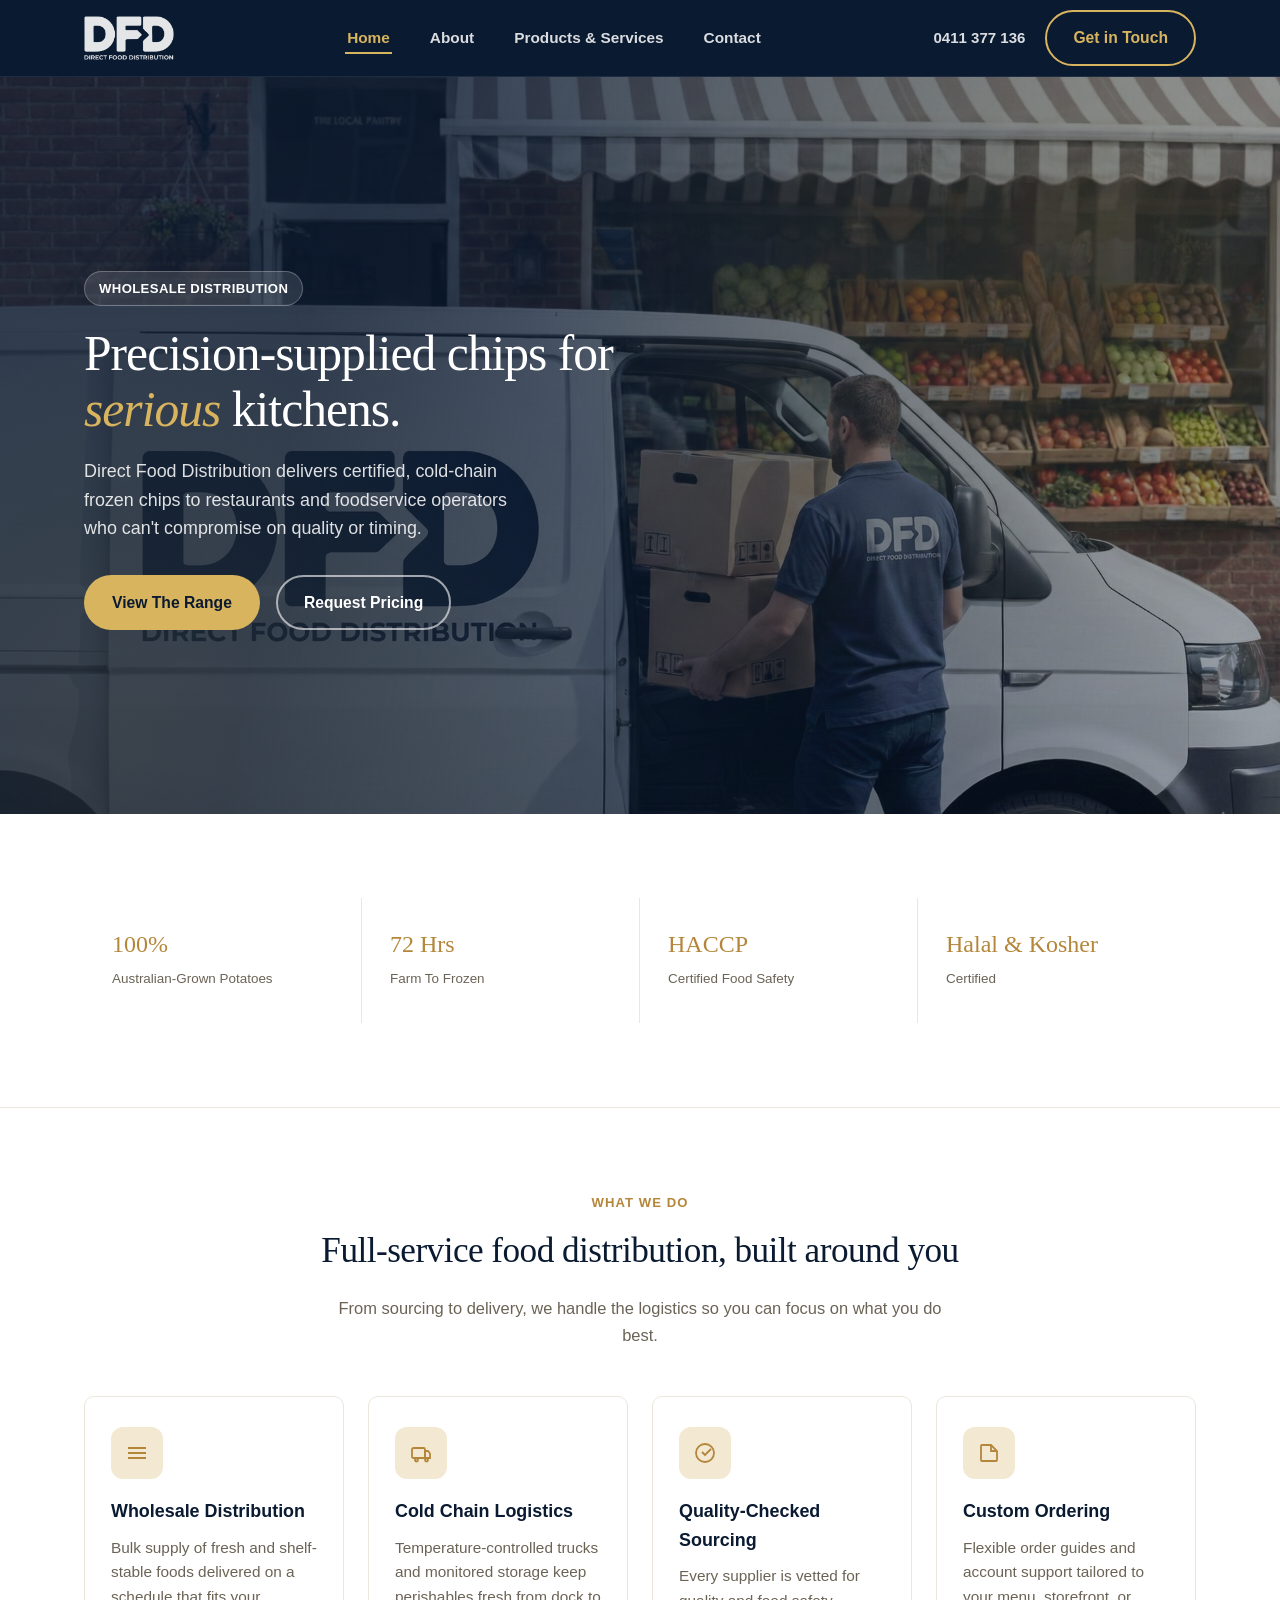
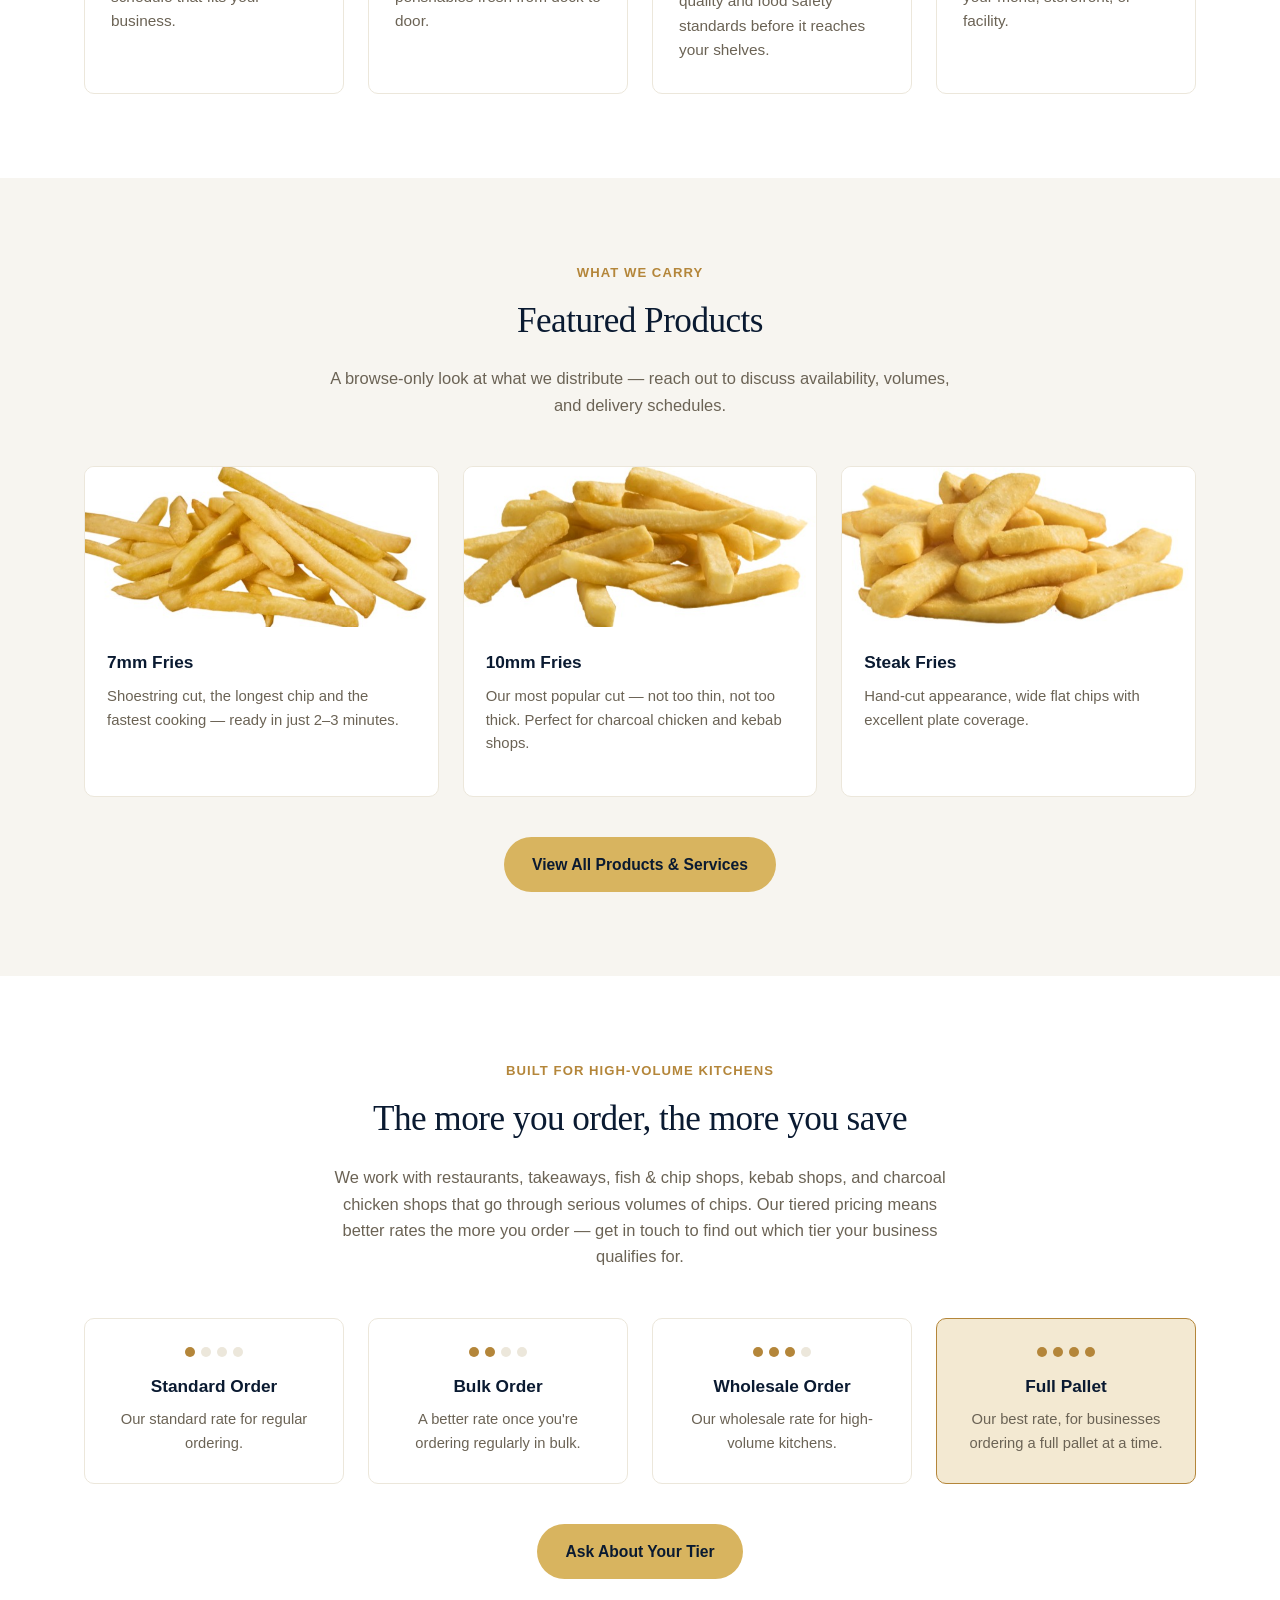
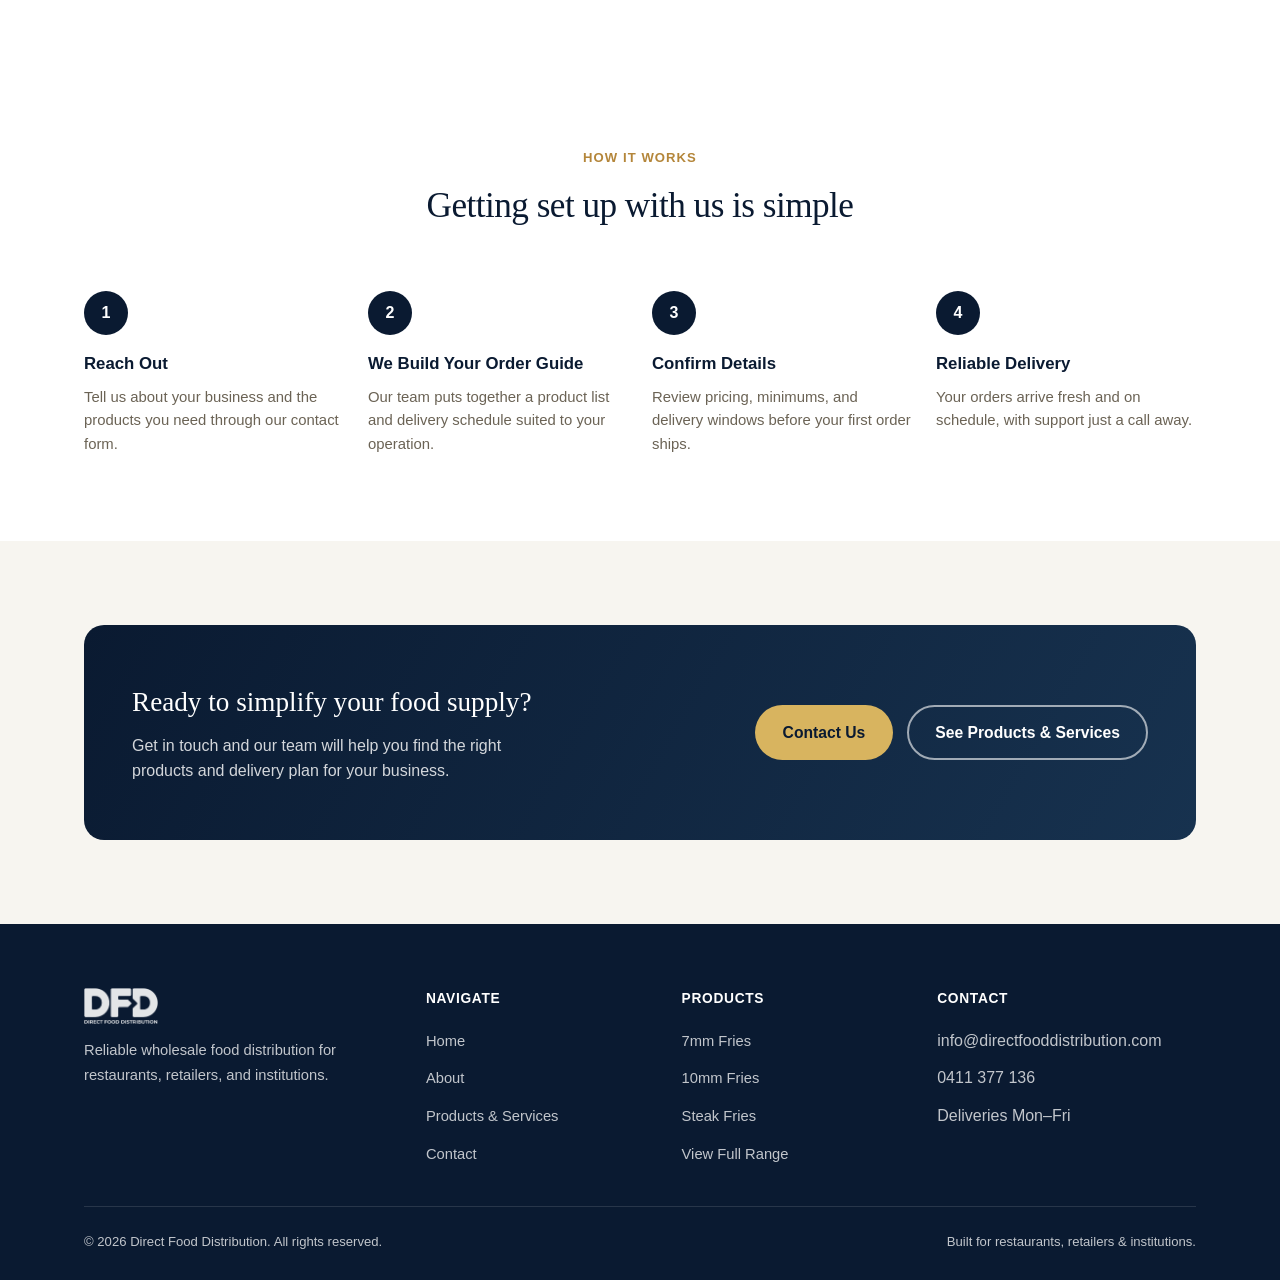
<file: index.html>
<!DOCTYPE html>
<html lang="en">
<head>
<meta charset="UTF-8" />
<meta name="viewport" content="width=device-width, initial-scale=1.0" />
<title>Direct Food Distribution | Reliable Wholesale Food Supply</title>
<meta name="description" content="Direct Food Distribution supplies restaurants, retailers, and institutions with quality frozen chips through our partnership with Golden Fries — reliably and on time." />
<link rel="icon" type="image/x-icon" href="images/favicon.ico" />
<link rel="icon" type="image/png" sizes="32x32" href="images/favicon-32.png" />
<link rel="apple-touch-icon" href="images/favicon-180.png" />
<link rel="stylesheet" href="css/style.css" />
</head>
<body>

<header class="site-header">
  <div class="container">
    <a href="index.html" class="brand">
      <img src="images/logo-white.png" alt="Direct Food Distribution" class="brand-logo" />
    </a>

    <nav class="main-nav" aria-label="Primary">
      <ul>
        <li><a href="index.html" aria-current="page">Home</a></li>
        <li><a href="about.html">About</a></li>
        <li><a href="products.html">Products &amp; Services</a></li>
        <li><a href="contact.html">Contact</a></li>
      </ul>
    </nav>

    <div class="header-cta">
      <span class="phone">0411 377 136</span>
      <a href="contact.html" class="btn btn-outline-dark">Get in Touch</a>
      <button class="nav-toggle" aria-label="Toggle navigation menu" aria-expanded="false">
        <span></span><span></span><span></span>
      </button>
    </div>
  </div>
</header>

<main>

  <section class="hero">
    <div class="container">
      <div class="hero-copy">
        <span class="hero-eyebrow">Wholesale Distribution</span>
        <h1>Precision-supplied chips for <span class="accent">serious</span> kitchens.</h1>
        <p class="lead">
          Direct Food Distribution delivers certified, cold-chain frozen chips to restaurants and
          foodservice operators who can't compromise on quality or timing.
        </p>
        <div class="hero-actions">
          <a href="products.html" class="btn btn-primary">View The Range</a>
          <a href="contact.html" class="btn btn-outline">Request Pricing</a>
        </div>
      </div>
    </div>
  </section>

  <section class="facts-bar">
    <div class="container">
      <div class="col">
        <span class="num">100%</span>
        <span class="label">Australian-Grown Potatoes</span>
      </div>
      <div class="col">
        <span class="num">72 Hrs</span>
        <span class="label">Farm To Frozen</span>
      </div>
      <div class="col">
        <span class="num">HACCP</span>
        <span class="label">Certified Food Safety</span>
      </div>
      <div class="col">
        <span class="num">Halal &amp; Kosher</span>
        <span class="label">Certified</span>
      </div>
    </div>
  </section>

  <section>
    <div class="container">
      <div class="section-head center">
        <span class="eyebrow">What We Do</span>
        <h2>Full-service food distribution, built around you</h2>
        <p>From sourcing to delivery, we handle the logistics so you can focus on what you do best.</p>
      </div>

      <div class="grid grid-4">
        <div class="card">
          <div class="card-icon" aria-hidden="true">
            <svg width="24" height="24" viewBox="0 0 24 24" fill="none" stroke="currentColor" stroke-width="1.8"><path d="M3 7h18M3 12h18M3 17h18"/></svg>
          </div>
          <h3>Wholesale Distribution</h3>
          <p>Bulk supply of fresh and shelf-stable foods delivered on a schedule that fits your business.</p>
        </div>
        <div class="card">
          <div class="card-icon" aria-hidden="true">
            <svg width="24" height="24" viewBox="0 0 24 24" fill="none" stroke="currentColor" stroke-width="1.8"><rect x="3" y="7" width="13" height="10" rx="1.5"/><path d="M16 10h3l2 2.5V17h-5z"/><circle cx="7.5" cy="19" r="1.5"/><circle cx="17.5" cy="19" r="1.5"/></svg>
          </div>
          <h3>Cold Chain Logistics</h3>
          <p>Temperature-controlled trucks and monitored storage keep perishables fresh from dock to door.</p>
        </div>
        <div class="card">
          <div class="card-icon" aria-hidden="true">
            <svg width="24" height="24" viewBox="0 0 24 24" fill="none" stroke="currentColor" stroke-width="1.8"><path d="M9 11l3 3 6-6"/><circle cx="12" cy="12" r="9"/></svg>
          </div>
          <h3>Quality-Checked Sourcing</h3>
          <p>Every supplier is vetted for quality and food safety standards before it reaches your shelves.</p>
        </div>
        <div class="card">
          <div class="card-icon" aria-hidden="true">
            <svg width="24" height="24" viewBox="0 0 24 24" fill="none" stroke="currentColor" stroke-width="1.8"><path d="M4 19V5a1 1 0 0 1 1-1h9l6 6v9a1 1 0 0 1-1 1H5a1 1 0 0 1-1-1z"/><path d="M14 4v6h6"/></svg>
          </div>
          <h3>Custom Ordering</h3>
          <p>Flexible order guides and account support tailored to your menu, storefront, or facility.</p>
        </div>
      </div>
    </div>
  </section>

  <section class="section-alt">
    <div class="container">
      <div class="section-head center">
        <span class="eyebrow">What We Carry</span>
        <h2>Featured Products</h2>
        <p>A browse-only look at what we distribute — reach out to discuss availability, volumes, and delivery schedules.</p>
      </div>

      <div class="grid grid-3">
        <a href="products/7mm-fries.html" class="product-card">
          <div class="product-thumb">
            <img src="images/products/7mm-fries.jpg" alt="7mm Fries" />
          </div>
          <div class="body">
            <h3>7mm Fries</h3>
            <p>Shoestring cut, the longest chip and the fastest cooking — ready in just 2–3 minutes.</p>
          </div>
        </a>
        <a href="products/10mm-fries.html" class="product-card">
          <div class="product-thumb">
            <img src="images/products/10mm-fries.jpg" alt="10mm Fries" />
          </div>
          <div class="body">
            <h3>10mm Fries</h3>
            <p>Our most popular cut — not too thin, not too thick. Perfect for charcoal chicken and kebab shops.</p>
          </div>
        </a>
        <a href="products/steak-fries.html" class="product-card">
          <div class="product-thumb">
            <img src="images/products/steak-fries.jpg" alt="Steak Fries" />
          </div>
          <div class="body">
            <h3>Steak Fries</h3>
            <p>Hand-cut appearance, wide flat chips with excellent plate coverage.</p>
          </div>
        </a>
      </div>

      <div style="text-align:center; margin-top: 40px;">
        <a href="products.html" class="btn btn-primary">View All Products &amp; Services</a>
      </div>
    </div>
  </section>

  <section>
    <div class="container">
      <div class="section-head center">
        <span class="eyebrow">Built For High-Volume Kitchens</span>
        <h2>The more you order, the more you save</h2>
        <p>We work with restaurants, takeaways, fish &amp; chip shops, kebab shops, and charcoal chicken shops that go through serious volumes of chips. Our tiered pricing means better rates the more you order — get in touch to find out which tier your business qualifies for.</p>
      </div>

      <div class="grid grid-4">
        <div class="tier-card">
          <div class="tier-dots">
            <span class="tier-dot filled"></span>
            <span class="tier-dot"></span>
            <span class="tier-dot"></span>
            <span class="tier-dot"></span>
          </div>
          <h3>Standard Order</h3>
          <p>Our standard rate for regular ordering.</p>
        </div>
        <div class="tier-card">
          <div class="tier-dots">
            <span class="tier-dot filled"></span>
            <span class="tier-dot filled"></span>
            <span class="tier-dot"></span>
            <span class="tier-dot"></span>
          </div>
          <h3>Bulk Order</h3>
          <p>A better rate once you're ordering regularly in bulk.</p>
        </div>
        <div class="tier-card">
          <div class="tier-dots">
            <span class="tier-dot filled"></span>
            <span class="tier-dot filled"></span>
            <span class="tier-dot filled"></span>
            <span class="tier-dot"></span>
          </div>
          <h3>Wholesale Order</h3>
          <p>Our wholesale rate for high-volume kitchens.</p>
        </div>
        <div class="tier-card tier-featured">
          <div class="tier-dots">
            <span class="tier-dot filled"></span>
            <span class="tier-dot filled"></span>
            <span class="tier-dot filled"></span>
            <span class="tier-dot filled"></span>
          </div>
          <h3>Full Pallet</h3>
          <p>Our best rate, for businesses ordering a full pallet at a time.</p>
        </div>
      </div>

      <div style="text-align:center; margin-top: 40px;">
        <a href="contact.html" class="btn btn-primary">Ask About Your Tier</a>
      </div>
    </div>
  </section>

  <section>
    <div class="container">
      <div class="section-head center">
        <span class="eyebrow">How It Works</span>
        <h2>Getting set up with us is simple</h2>
      </div>

      <div class="steps">
        <div class="step">
          <div class="step-num"></div>
          <h3>Reach Out</h3>
          <p>Tell us about your business and the products you need through our contact form.</p>
        </div>
        <div class="step">
          <div class="step-num"></div>
          <h3>We Build Your Order Guide</h3>
          <p>Our team puts together a product list and delivery schedule suited to your operation.</p>
        </div>
        <div class="step">
          <div class="step-num"></div>
          <h3>Confirm Details</h3>
          <p>Review pricing, minimums, and delivery windows before your first order ships.</p>
        </div>
        <div class="step">
          <div class="step-num"></div>
          <h3>Reliable Delivery</h3>
          <p>Your orders arrive fresh and on schedule, with support just a call away.</p>
        </div>
      </div>
    </div>
  </section>

  <section class="section-alt">
    <div class="container">
      <div class="cta-band">
        <div>
          <h2>Ready to simplify your food supply?</h2>
          <p>Get in touch and our team will help you find the right products and delivery plan for your business.</p>
        </div>
        <div class="cta-actions">
          <a href="contact.html" class="btn btn-primary">Contact Us</a>
          <a href="products.html" class="btn btn-outline">See Products &amp; Services</a>
        </div>
      </div>
    </div>
  </section>

</main>

<footer class="site-footer">
  <div class="container">
    <div class="footer-grid">
      <div class="footer-brand">
        <a href="index.html" class="brand">
          <img src="images/logo-white.png" alt="Direct Food Distribution" class="brand-logo" />
        </a>
        <p>Reliable wholesale food distribution for restaurants, retailers, and institutions.</p>
      </div>
      <div class="footer-col">
        <h5>Navigate</h5>
        <ul>
          <li><a href="index.html">Home</a></li>
          <li><a href="about.html">About</a></li>
          <li><a href="products.html">Products &amp; Services</a></li>
          <li><a href="contact.html">Contact</a></li>
        </ul>
      </div>
      <div class="footer-col">
        <h5>Products</h5>
        <ul>
          <li><a href="products/7mm-fries.html">7mm Fries</a></li>
          <li><a href="products/10mm-fries.html">10mm Fries</a></li>
          <li><a href="products/steak-fries.html">Steak Fries</a></li>
          <li><a href="products.html">View Full Range</a></li>
        </ul>
      </div>
      <div class="footer-col">
        <h5>Contact</h5>
        <ul>
          <li>info@directfooddistribution.com</li>
          <li>0411 377 136</li>
          <li>Deliveries Mon–Fri</li>
        </ul>
      </div>
    </div>
    <div class="footer-bottom">
      <span>&copy; <span id="year"></span> Direct Food Distribution. All rights reserved.</span>
      <span>Built for restaurants, retailers &amp; institutions.</span>
    </div>
  </div>
</footer>

<script src="js/main.js"></script>
</body>
</html>
</file>
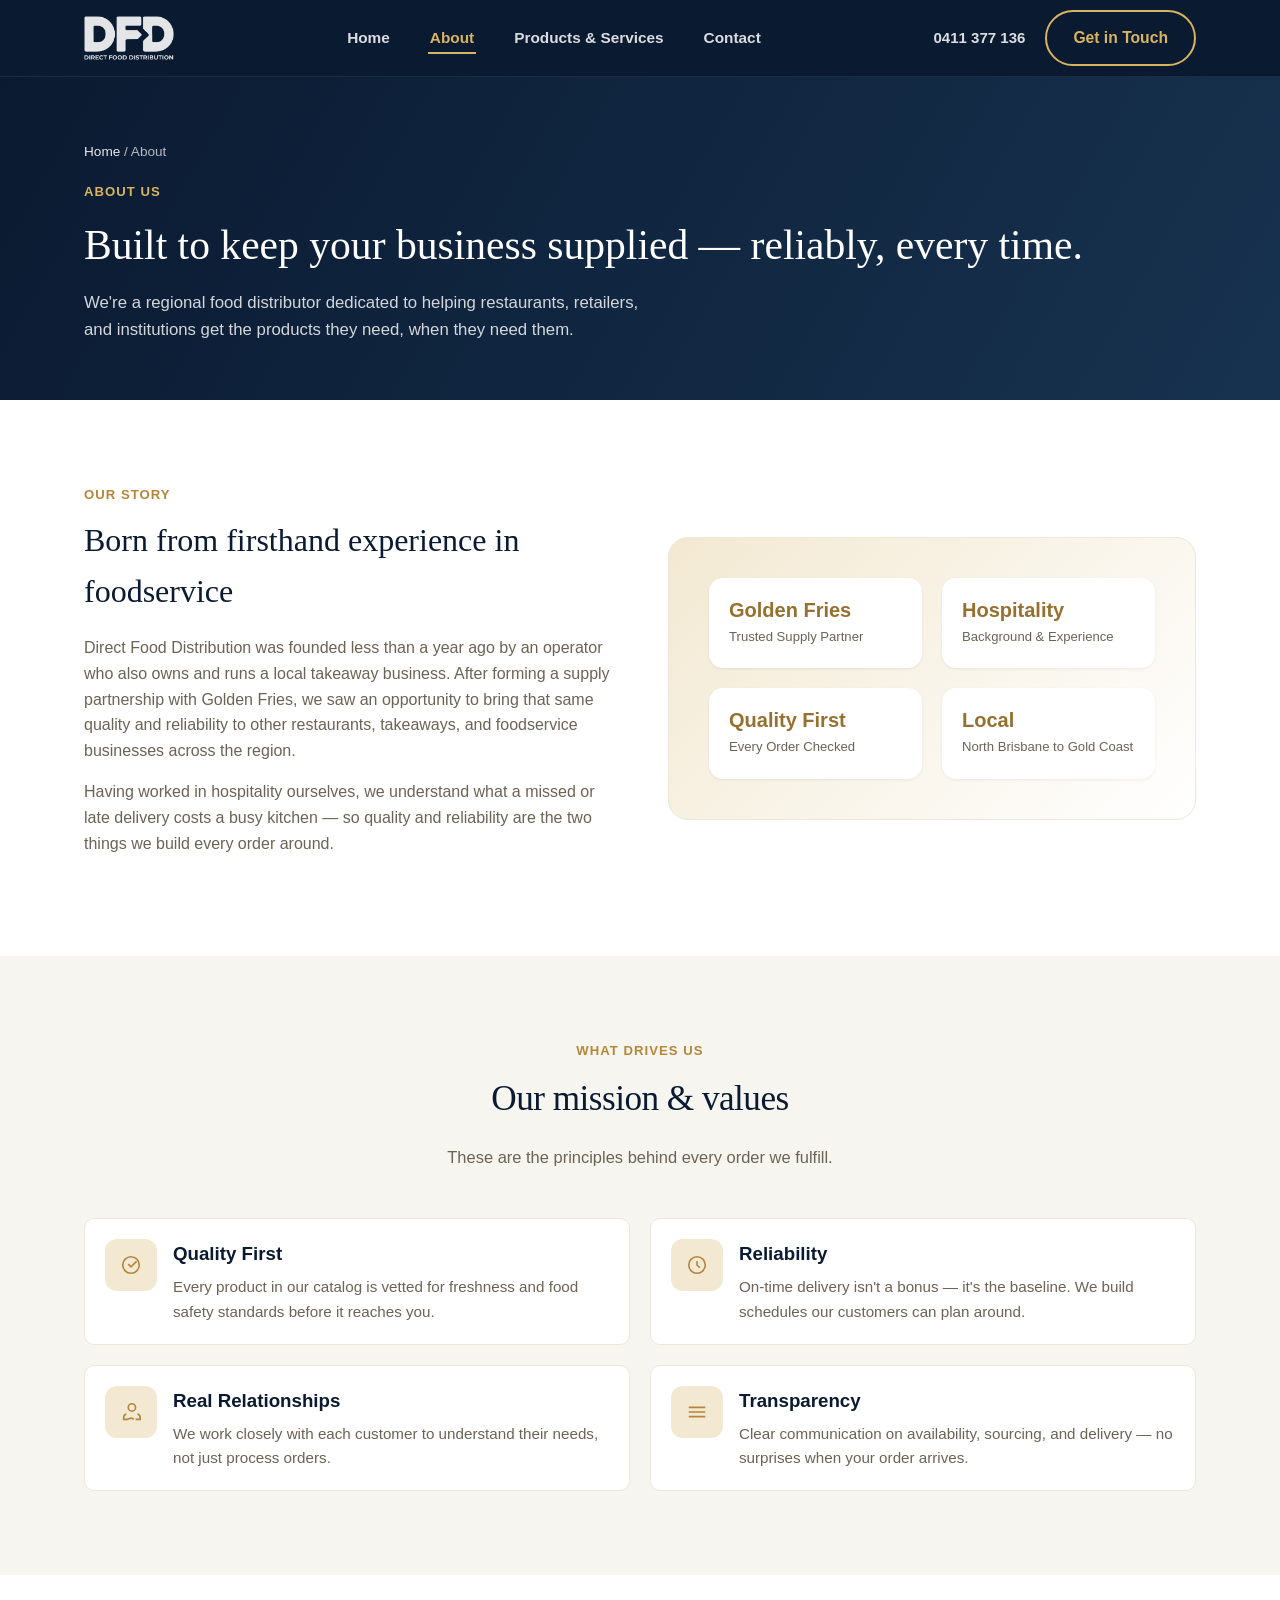
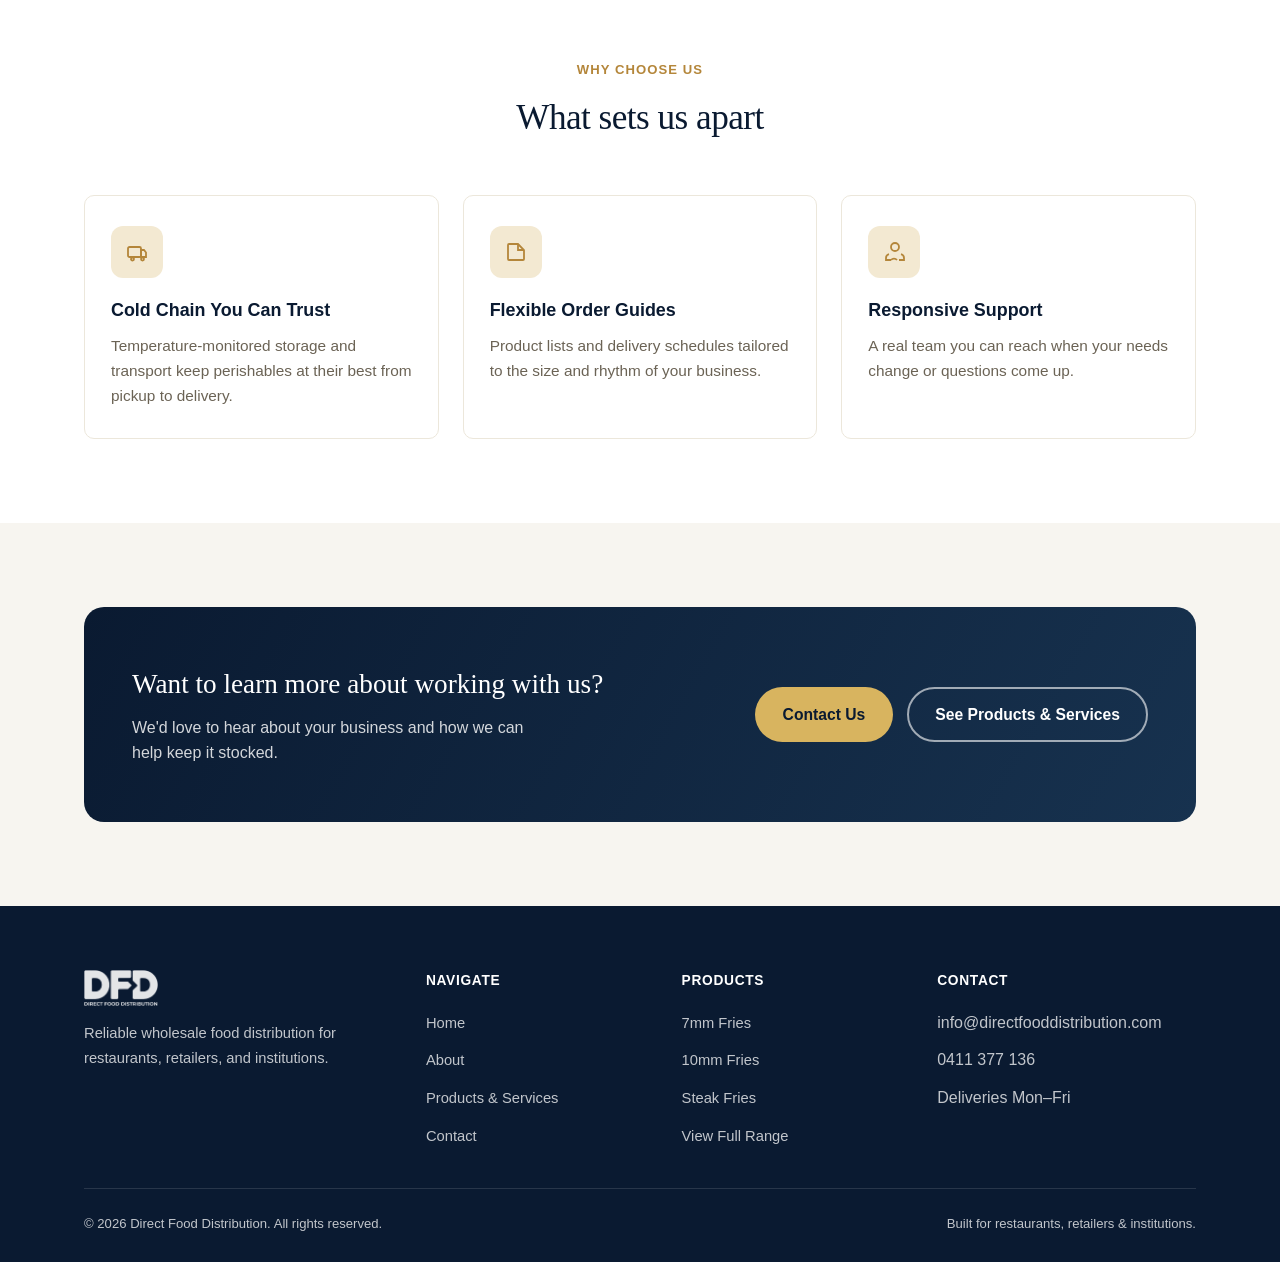
<file: about.html>
<!DOCTYPE html>
<html lang="en">
<head>
<meta charset="UTF-8" />
<meta name="viewport" content="width=device-width, initial-scale=1.0" />
<title>About Us | Direct Food Distribution</title>
<meta name="description" content="Learn about Direct Food Distribution's story, mission, and the values that guide how we supply restaurants, retailers, and institutions." />
<link rel="icon" type="image/x-icon" href="images/favicon.ico" />
<link rel="icon" type="image/png" sizes="32x32" href="images/favicon-32.png" />
<link rel="apple-touch-icon" href="images/favicon-180.png" />
<link rel="stylesheet" href="css/style.css" />
</head>
<body>

<header class="site-header">
  <div class="container">
    <a href="index.html" class="brand">
      <img src="images/logo-white.png" alt="Direct Food Distribution" class="brand-logo" />
    </a>

    <nav class="main-nav" aria-label="Primary">
      <ul>
        <li><a href="index.html">Home</a></li>
        <li><a href="about.html" aria-current="page">About</a></li>
        <li><a href="products.html">Products &amp; Services</a></li>
        <li><a href="contact.html">Contact</a></li>
      </ul>
    </nav>

    <div class="header-cta">
      <span class="phone">0411 377 136</span>
      <a href="contact.html" class="btn btn-outline-dark">Get in Touch</a>
      <button class="nav-toggle" aria-label="Toggle navigation menu" aria-expanded="false">
        <span></span><span></span><span></span>
      </button>
    </div>
  </div>
</header>

<main>

  <section class="page-hero">
    <div class="container">
      <div class="breadcrumb"><a href="index.html">Home</a> / About</div>
      <span class="eyebrow">About Us</span>
      <h1>Built to keep your business supplied — reliably, every time.</h1>
      <p>We're a regional food distributor dedicated to helping restaurants, retailers, and institutions get the products they need, when they need them.</p>
    </div>
  </section>

  <section>
    <div class="container">
      <div class="about-grid">
        <div>
          <span class="eyebrow">Our Story</span>
          <h2 style="color:var(--color-navy); font-size:2rem; margin:0 0 18px;">Born from firsthand experience in foodservice</h2>
          <p style="color:var(--color-text-muted); margin-bottom:16px;">
            Direct Food Distribution was founded less than a year ago by an operator who also owns
            and runs a local takeaway business. After forming a supply partnership with Golden
            Fries, we saw an opportunity to bring that same quality and reliability to other
            restaurants, takeaways, and foodservice businesses across the region.
          </p>
          <p style="color:var(--color-text-muted);">
            Having worked in hospitality ourselves, we understand what a missed or late delivery
            costs a busy kitchen — so quality and reliability are the two things we build every
            order around.
          </p>
        </div>
        <div class="about-visual">
          <div class="mini-stat">
            <span class="num">Golden Fries</span>
            <span class="label">Trusted Supply Partner</span>
          </div>
          <div class="mini-stat">
            <span class="num">Hospitality</span>
            <span class="label">Background &amp; Experience</span>
          </div>
          <div class="mini-stat">
            <span class="num">Quality First</span>
            <span class="label">Every Order Checked</span>
          </div>
          <div class="mini-stat">
            <span class="num">Local</span>
            <span class="label">North Brisbane to Gold Coast</span>
          </div>
        </div>
      </div>
    </div>
  </section>

  <section class="section-alt">
    <div class="container">
      <div class="section-head center">
        <span class="eyebrow">What Drives Us</span>
        <h2>Our mission &amp; values</h2>
        <p>These are the principles behind every order we fulfill.</p>
      </div>

      <div class="values-grid">
        <div class="value-item">
          <div class="card-icon" aria-hidden="true">
            <svg width="22" height="22" viewBox="0 0 24 24" fill="none" stroke="currentColor" stroke-width="1.8"><path d="M9 11l3 3 6-6"/><circle cx="12" cy="12" r="9"/></svg>
          </div>
          <div>
            <h3 style="margin:0 0 6px; color:var(--color-navy);">Quality First</h3>
            <p style="margin:0; color:var(--color-text-muted); font-size:0.95rem;">Every product in our catalog is vetted for freshness and food safety standards before it reaches you.</p>
          </div>
        </div>
        <div class="value-item">
          <div class="card-icon" aria-hidden="true">
            <svg width="22" height="22" viewBox="0 0 24 24" fill="none" stroke="currentColor" stroke-width="1.8"><path d="M12 8v4l3 3"/><circle cx="12" cy="12" r="9"/></svg>
          </div>
          <div>
            <h3 style="margin:0 0 6px; color:var(--color-navy);">Reliability</h3>
            <p style="margin:0; color:var(--color-text-muted); font-size:0.95rem;">On-time delivery isn't a bonus — it's the baseline. We build schedules our customers can plan around.</p>
          </div>
        </div>
        <div class="value-item">
          <div class="card-icon" aria-hidden="true">
            <svg width="22" height="22" viewBox="0 0 24 24" fill="none" stroke="currentColor" stroke-width="1.8"><path d="M17 20h5v-2a4 4 0 0 0-3-3.87M9 20H4v-2a4 4 0 0 1 3-3.87M9 7a4 4 0 1 1 8 0 4 4 0 0 1-8 0z"/><path d="M9 20a4 4 0 0 1 6 0"/></svg>
          </div>
          <div>
            <h3 style="margin:0 0 6px; color:var(--color-navy);">Real Relationships</h3>
            <p style="margin:0; color:var(--color-text-muted); font-size:0.95rem;">We work closely with each customer to understand their needs, not just process orders.</p>
          </div>
        </div>
        <div class="value-item">
          <div class="card-icon" aria-hidden="true">
            <svg width="22" height="22" viewBox="0 0 24 24" fill="none" stroke="currentColor" stroke-width="1.8"><path d="M3 7h18M3 12h18M3 17h18"/></svg>
          </div>
          <div>
            <h3 style="margin:0 0 6px; color:var(--color-navy);">Transparency</h3>
            <p style="margin:0; color:var(--color-text-muted); font-size:0.95rem;">Clear communication on availability, sourcing, and delivery — no surprises when your order arrives.</p>
          </div>
        </div>
      </div>
    </div>
  </section>

  <section>
    <div class="container">
      <div class="section-head center">
        <span class="eyebrow">Why Choose Us</span>
        <h2>What sets us apart</h2>
      </div>

      <div class="grid grid-3">
        <div class="card">
          <div class="card-icon" aria-hidden="true">
            <svg width="24" height="24" viewBox="0 0 24 24" fill="none" stroke="currentColor" stroke-width="1.8"><rect x="3" y="7" width="13" height="10" rx="1.5"/><path d="M16 10h3l2 2.5V17h-5z"/><circle cx="7.5" cy="19" r="1.5"/><circle cx="17.5" cy="19" r="1.5"/></svg>
          </div>
          <h3>Cold Chain You Can Trust</h3>
          <p>Temperature-monitored storage and transport keep perishables at their best from pickup to delivery.</p>
        </div>
        <div class="card">
          <div class="card-icon" aria-hidden="true">
            <svg width="24" height="24" viewBox="0 0 24 24" fill="none" stroke="currentColor" stroke-width="1.8"><path d="M4 19V5a1 1 0 0 1 1-1h9l6 6v9a1 1 0 0 1-1 1H5a1 1 0 0 1-1-1z"/><path d="M14 4v6h6"/></svg>
          </div>
          <h3>Flexible Order Guides</h3>
          <p>Product lists and delivery schedules tailored to the size and rhythm of your business.</p>
        </div>
        <div class="card">
          <div class="card-icon" aria-hidden="true">
            <svg width="24" height="24" viewBox="0 0 24 24" fill="none" stroke="currentColor" stroke-width="1.8"><path d="M17 20h5v-2a4 4 0 0 0-3-3.87M9 20H4v-2a4 4 0 0 1 3-3.87M9 7a4 4 0 1 1 8 0 4 4 0 0 1-8 0z"/><path d="M9 20a4 4 0 0 1 6 0"/></svg>
          </div>
          <h3>Responsive Support</h3>
          <p>A real team you can reach when your needs change or questions come up.</p>
        </div>
      </div>
    </div>
  </section>

  <section class="section-alt">
    <div class="container">
      <div class="cta-band">
        <div>
          <h2>Want to learn more about working with us?</h2>
          <p>We'd love to hear about your business and how we can help keep it stocked.</p>
        </div>
        <div class="cta-actions">
          <a href="contact.html" class="btn btn-primary">Contact Us</a>
          <a href="products.html" class="btn btn-outline">See Products &amp; Services</a>
        </div>
      </div>
    </div>
  </section>

</main>

<footer class="site-footer">
  <div class="container">
    <div class="footer-grid">
      <div class="footer-brand">
        <a href="index.html" class="brand">
          <img src="images/logo-white.png" alt="Direct Food Distribution" class="brand-logo" />
        </a>
        <p>Reliable wholesale food distribution for restaurants, retailers, and institutions.</p>
      </div>
      <div class="footer-col">
        <h5>Navigate</h5>
        <ul>
          <li><a href="index.html">Home</a></li>
          <li><a href="about.html">About</a></li>
          <li><a href="products.html">Products &amp; Services</a></li>
          <li><a href="contact.html">Contact</a></li>
        </ul>
      </div>
      <div class="footer-col">
        <h5>Products</h5>
        <ul>
          <li><a href="products/7mm-fries.html">7mm Fries</a></li>
          <li><a href="products/10mm-fries.html">10mm Fries</a></li>
          <li><a href="products/steak-fries.html">Steak Fries</a></li>
          <li><a href="products.html">View Full Range</a></li>
        </ul>
      </div>
      <div class="footer-col">
        <h5>Contact</h5>
        <ul>
          <li>info@directfooddistribution.com</li>
          <li>0411 377 136</li>
          <li>Deliveries Mon–Fri</li>
        </ul>
      </div>
    </div>
    <div class="footer-bottom">
      <span>&copy; <span id="year"></span> Direct Food Distribution. All rights reserved.</span>
      <span>Built for restaurants, retailers &amp; institutions.</span>
    </div>
  </div>
</footer>

<script src="js/main.js"></script>
</body>
</html>
</file>
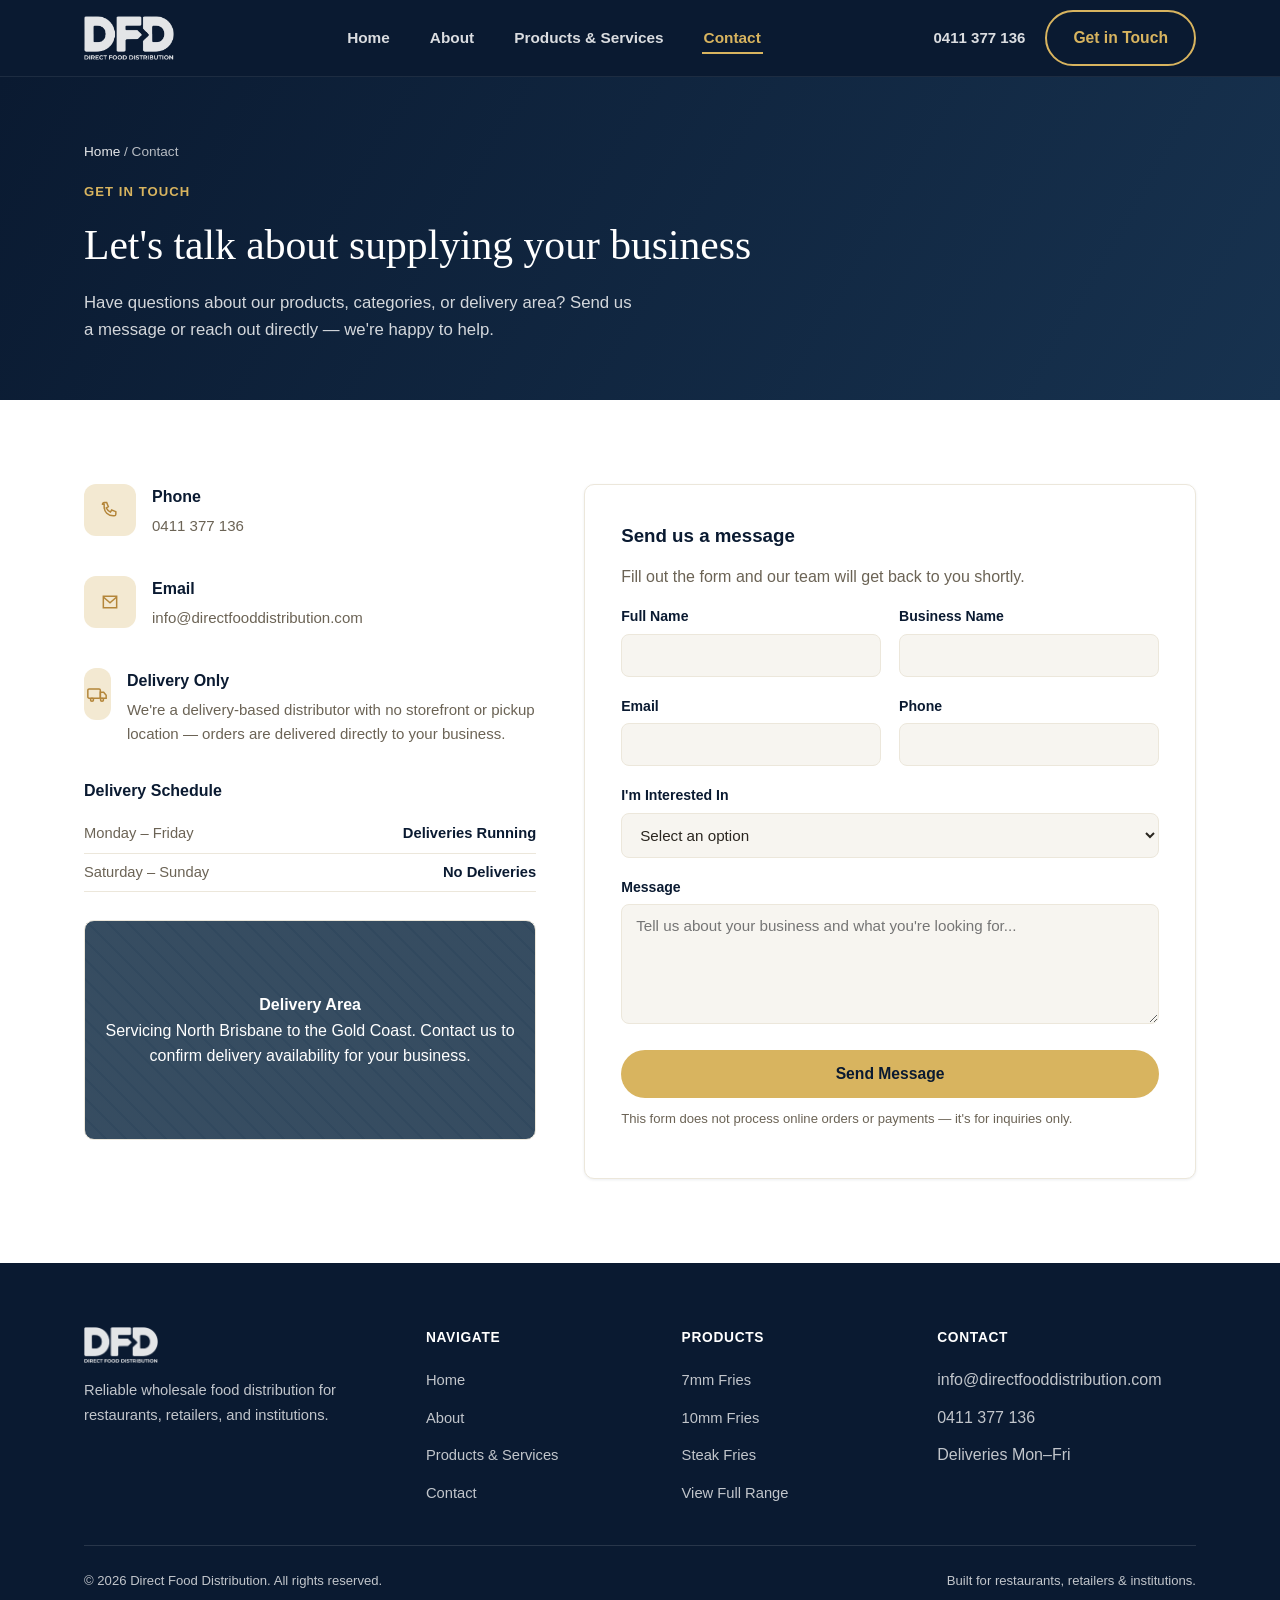
<file: contact.html>
<!DOCTYPE html>
<html lang="en">
<head>
<meta charset="UTF-8" />
<meta name="viewport" content="width=device-width, initial-scale=1.0" />
<title>Contact Us | Direct Food Distribution</title>
<meta name="description" content="Get in touch with Direct Food Distribution to ask about products, availability, and setting up delivery for your restaurant, retail, or institutional business." />
<link rel="icon" type="image/x-icon" href="images/favicon.ico" />
<link rel="icon" type="image/png" sizes="32x32" href="images/favicon-32.png" />
<link rel="apple-touch-icon" href="images/favicon-180.png" />
<link rel="stylesheet" href="css/style.css" />
</head>
<body>

<header class="site-header">
  <div class="container">
    <a href="index.html" class="brand">
      <img src="images/logo-white.png" alt="Direct Food Distribution" class="brand-logo" />
    </a>

    <nav class="main-nav" aria-label="Primary">
      <ul>
        <li><a href="index.html">Home</a></li>
        <li><a href="about.html">About</a></li>
        <li><a href="products.html">Products &amp; Services</a></li>
        <li><a href="contact.html" aria-current="page">Contact</a></li>
      </ul>
    </nav>

    <div class="header-cta">
      <span class="phone">0411 377 136</span>
      <a href="contact.html" class="btn btn-outline-dark">Get in Touch</a>
      <button class="nav-toggle" aria-label="Toggle navigation menu" aria-expanded="false">
        <span></span><span></span><span></span>
      </button>
    </div>
  </div>
</header>

<main>

  <section class="page-hero">
    <div class="container">
      <div class="breadcrumb"><a href="index.html">Home</a> / Contact</div>
      <span class="eyebrow">Get In Touch</span>
      <h1>Let's talk about supplying your business</h1>
      <p>Have questions about our products, categories, or delivery area? Send us a message or reach out directly — we're happy to help.</p>
    </div>
  </section>

  <section>
    <div class="container">
      <div class="contact-grid">

        <div>
          <div class="contact-info-list">
            <div class="contact-info-item">
              <div class="card-icon" aria-hidden="true">
                <svg width="20" height="20" viewBox="0 0 24 24" fill="none" stroke="currentColor" stroke-width="1.8"><path d="M3 5a2 2 0 0 1 2-2h3l2 5-2.5 1.5a11 11 0 0 0 5 5L14 12l5 2v3a2 2 0 0 1-2 2h-1C9.6 19 5 14.4 5 8V5z"/></svg>
              </div>
              <div>
                <h4>Phone</h4>
                <p><a href="tel:+61411377136">0411 377 136</a></p>
              </div>
            </div>

            <div class="contact-info-item">
              <div class="card-icon" aria-hidden="true">
                <svg width="20" height="20" viewBox="0 0 24 24" fill="none" stroke="currentColor" stroke-width="1.8"><path d="M4 5h16v14H4z"/><path d="M4 6l8 7 8-7"/></svg>
              </div>
              <div>
                <h4>Email</h4>
                <p><a href="mailto:info@directfooddistribution.com">info@directfooddistribution.com</a></p>
              </div>
            </div>

            <div class="contact-info-item">
              <div class="card-icon" aria-hidden="true">
                <svg width="20" height="20" viewBox="0 0 24 24" fill="none" stroke="currentColor" stroke-width="1.8"><rect x="1" y="6" width="15" height="11" rx="1.5"/><path d="M16 10h4l3 3.5V17h-7z"/><circle cx="6" cy="19" r="1.8"/><circle cx="18" cy="19" r="1.8"/></svg>
              </div>
              <div>
                <h4>Delivery Only</h4>
                <p>We're a delivery-based distributor with no storefront or pickup location — orders are delivered directly to your business.</p>
              </div>
            </div>
          </div>

          <h4 style="color:var(--color-navy); margin: 0 0 12px;">Delivery Schedule</h4>
          <table class="hours-table">
            <tr><td>Monday – Friday</td><td>Deliveries Running</td></tr>
            <tr><td>Saturday – Sunday</td><td>No Deliveries</td></tr>
          </table>

          <div class="map-placeholder">
            <div>
              <strong>Delivery Area</strong><br />
              Servicing North Brisbane to the Gold Coast. Contact us to confirm delivery availability for your business.
            </div>
          </div>
        </div>

        <div class="contact-form">
          <h3 style="margin-top:0; color:var(--color-navy);">Send us a message</h3>
          <p style="color:var(--color-text-muted); margin-top:-6px;">Fill out the form and our team will get back to you shortly.</p>

          <form id="contact-form" action="https://formspree.io/f/xpqgelgq" method="POST" novalidate>
            <input type="hidden" name="_subject" value="New inquiry from Direct Food Distribution website" />
            <div class="form-row">
              <div class="form-group">
                <label for="name">Full Name</label>
                <input type="text" id="name" name="name" required />
              </div>
              <div class="form-group">
                <label for="business">Business Name</label>
                <input type="text" id="business" name="business" />
              </div>
            </div>

            <div class="form-row">
              <div class="form-group">
                <label for="email">Email</label>
                <input type="email" id="email" name="email" required />
              </div>
              <div class="form-group">
                <label for="phone">Phone</label>
                <input type="tel" id="phone" name="phone" />
              </div>
            </div>

            <div class="form-group">
              <label for="interest">I'm Interested In</label>
              <select id="interest" name="interest">
                <option value="">Select an option</option>
                <option value="7mm-fries">7mm Fries</option>
                <option value="10mm-fries">10mm Fries</option>
                <option value="13mm-fries">13mm Fries</option>
                <option value="15mm-fries">15mm Fries</option>
                <option value="steak-fries">Steak Fries</option>
                <option value="volume-pricing">Volume / Tiered Pricing</option>
                <option value="general">General Inquiry</option>
              </select>
            </div>

            <div class="form-group">
              <label for="message">Message</label>
              <textarea id="message" name="message" required placeholder="Tell us about your business and what you're looking for..."></textarea>
            </div>

            <button type="submit" class="btn btn-primary" style="width:100%;">Send Message</button>
            <p class="form-note">This form does not process online orders or payments — it's for inquiries only.</p>
            <div id="form-status" class="form-status" role="status"></div>
          </form>
        </div>

      </div>
    </div>
  </section>

</main>

<footer class="site-footer">
  <div class="container">
    <div class="footer-grid">
      <div class="footer-brand">
        <a href="index.html" class="brand">
          <img src="images/logo-white.png" alt="Direct Food Distribution" class="brand-logo" />
        </a>
        <p>Reliable wholesale food distribution for restaurants, retailers, and institutions.</p>
      </div>
      <div class="footer-col">
        <h5>Navigate</h5>
        <ul>
          <li><a href="index.html">Home</a></li>
          <li><a href="about.html">About</a></li>
          <li><a href="products.html">Products &amp; Services</a></li>
          <li><a href="contact.html">Contact</a></li>
        </ul>
      </div>
      <div class="footer-col">
        <h5>Products</h5>
        <ul>
          <li><a href="products/7mm-fries.html">7mm Fries</a></li>
          <li><a href="products/10mm-fries.html">10mm Fries</a></li>
          <li><a href="products/steak-fries.html">Steak Fries</a></li>
          <li><a href="products.html">View Full Range</a></li>
        </ul>
      </div>
      <div class="footer-col">
        <h5>Contact</h5>
        <ul>
          <li>info@directfooddistribution.com</li>
          <li>0411 377 136</li>
          <li>Deliveries Mon–Fri</li>
        </ul>
      </div>
    </div>
    <div class="footer-bottom">
      <span>&copy; <span id="year"></span> Direct Food Distribution. All rights reserved.</span>
      <span>Built for restaurants, retailers &amp; institutions.</span>
    </div>
  </div>
</footer>

<script src="js/main.js"></script>
</body>
</html>
</file>
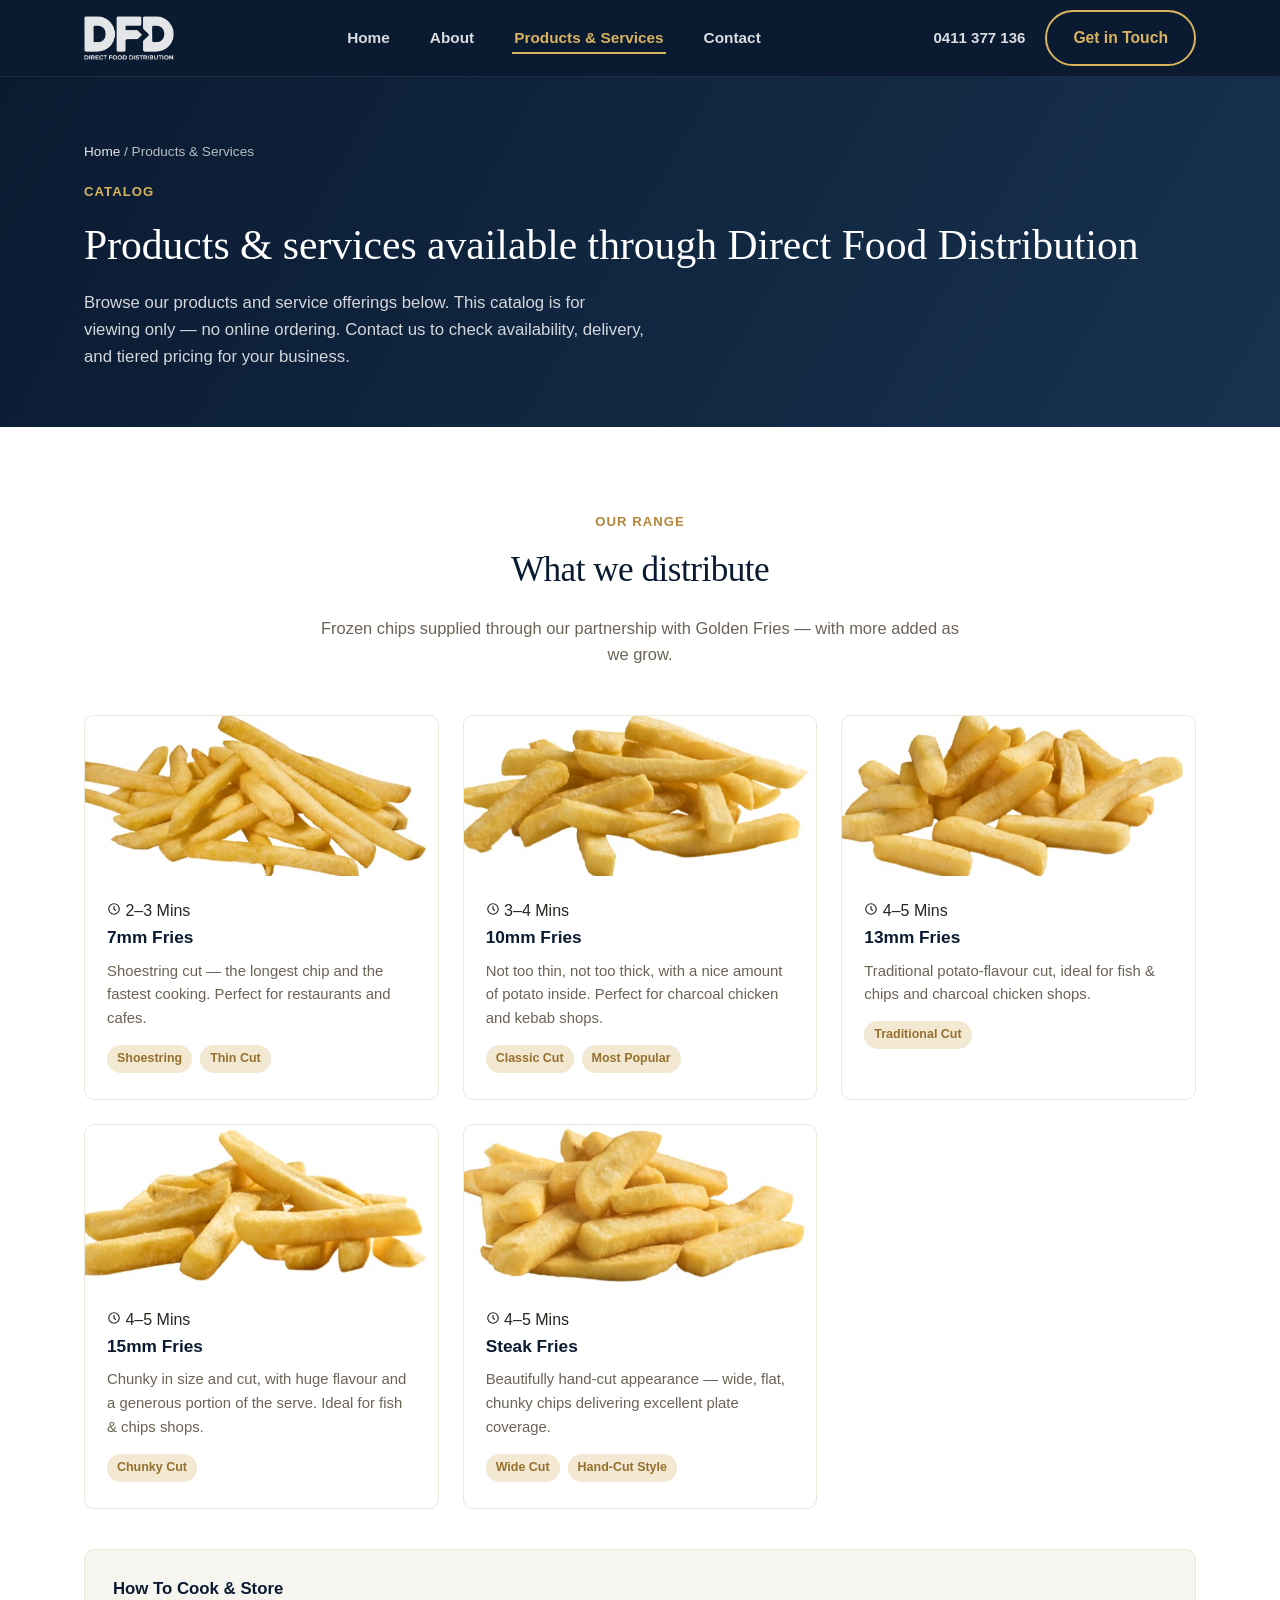
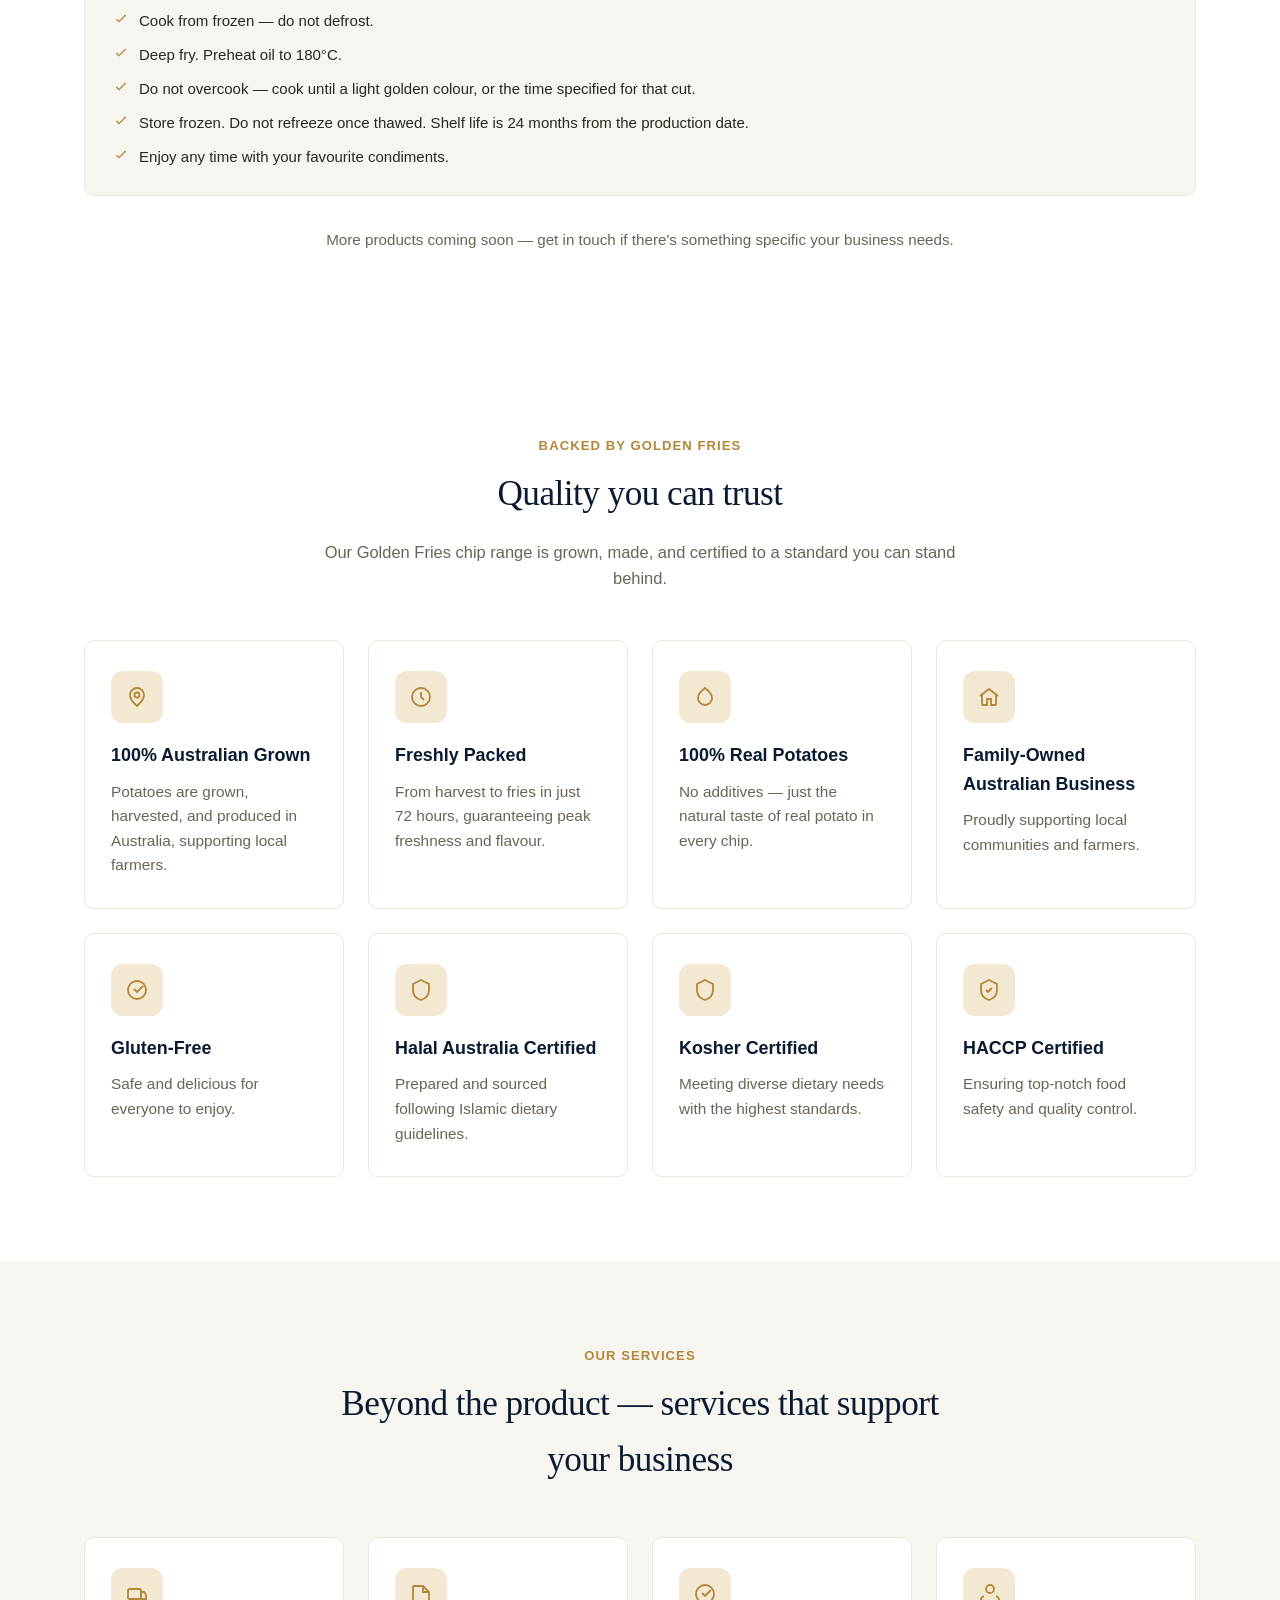
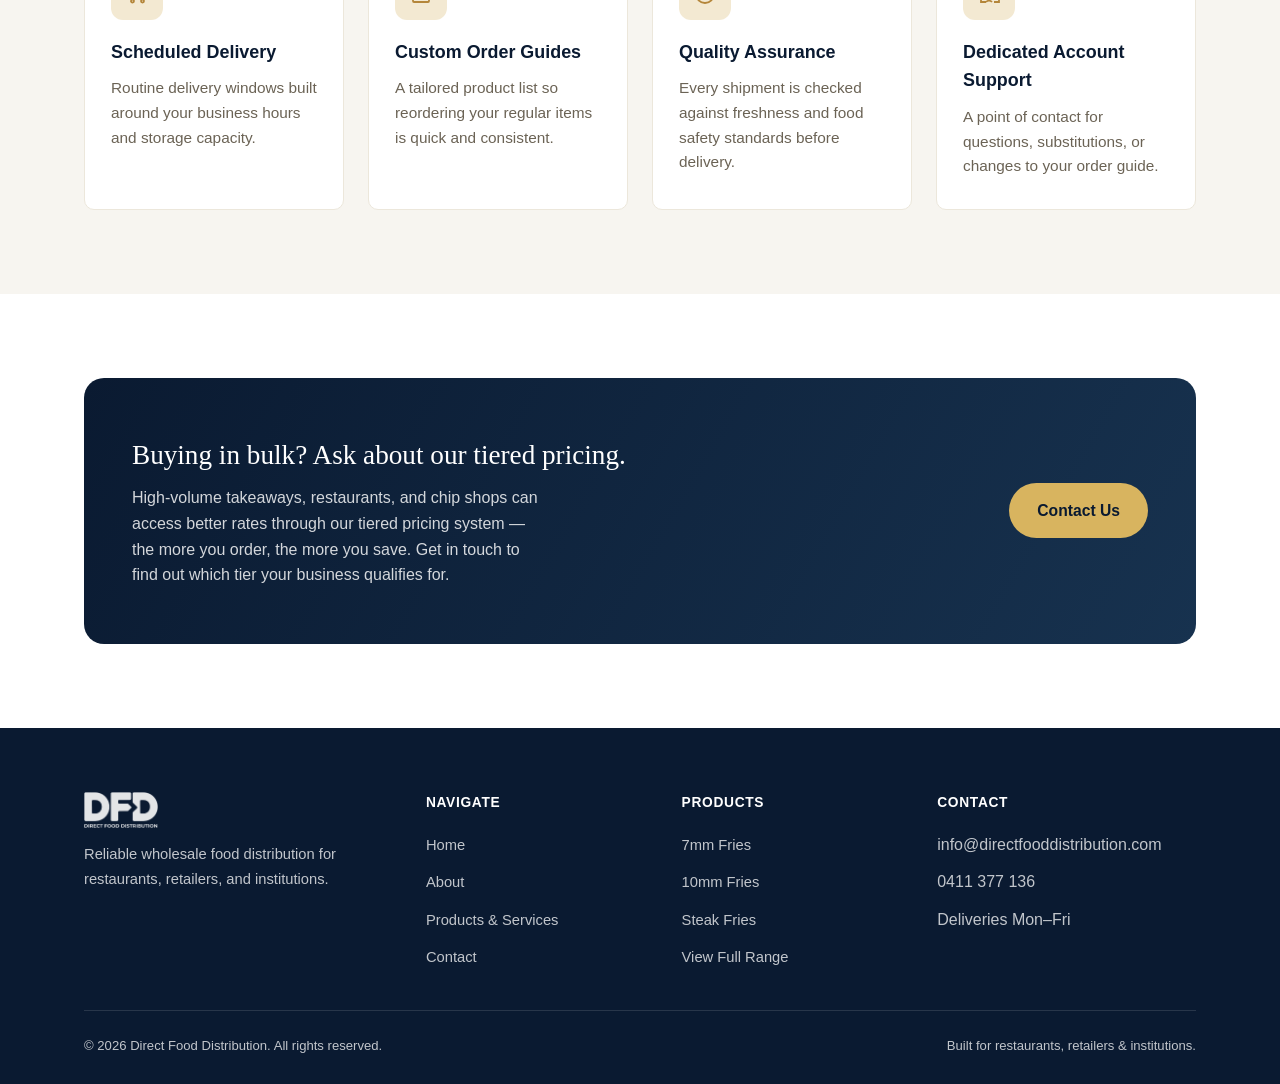
<file: products.html>
<!DOCTYPE html>
<html lang="en">
<head>
<meta charset="UTF-8" />
<meta name="viewport" content="width=device-width, initial-scale=1.0" />
<title>Products &amp; Services | Direct Food Distribution</title>
<meta name="description" content="Browse the frozen chip range and services offered by Direct Food Distribution, supplied through our partnership with Golden Fries." />
<link rel="icon" type="image/x-icon" href="images/favicon.ico" />
<link rel="icon" type="image/png" sizes="32x32" href="images/favicon-32.png" />
<link rel="apple-touch-icon" href="images/favicon-180.png" />
<link rel="stylesheet" href="css/style.css" />
</head>
<body>

<header class="site-header">
  <div class="container">
    <a href="index.html" class="brand">
      <img src="images/logo-white.png" alt="Direct Food Distribution" class="brand-logo" />
    </a>

    <nav class="main-nav" aria-label="Primary">
      <ul>
        <li><a href="index.html">Home</a></li>
        <li><a href="about.html">About</a></li>
        <li><a href="products.html" aria-current="page">Products &amp; Services</a></li>
        <li><a href="contact.html">Contact</a></li>
      </ul>
    </nav>

    <div class="header-cta">
      <span class="phone">0411 377 136</span>
      <a href="contact.html" class="btn btn-outline-dark">Get in Touch</a>
      <button class="nav-toggle" aria-label="Toggle navigation menu" aria-expanded="false">
        <span></span><span></span><span></span>
      </button>
    </div>
  </div>
</header>

<main>

  <section class="page-hero">
    <div class="container">
      <div class="breadcrumb"><a href="index.html">Home</a> / Products &amp; Services</div>
      <span class="eyebrow">Catalog</span>
      <h1>Products &amp; services available through Direct Food Distribution</h1>
      <p>Browse our products and service offerings below. This catalog is for viewing only — no online ordering. Contact us to check availability, delivery, and tiered pricing for your business.</p>
    </div>
  </section>

  <section id="products">
    <div class="container">
      <div class="section-head center">
        <span class="eyebrow">Our Range</span>
        <h2>What we distribute</h2>
        <p>Frozen chips supplied through our partnership with Golden Fries — with more added as we grow.</p>
      </div>

      <div class="grid grid-3">
        <a href="products/7mm-fries.html" class="product-card">
          <div class="product-thumb">
            <img src="images/products/7mm-fries.jpg" alt="7mm Fries" />
          </div>
          <div class="body">
            <span class="cook-time">
              <svg width="14" height="14" viewBox="0 0 24 24" fill="none" stroke="currentColor" stroke-width="2"><circle cx="12" cy="12" r="9"/><path d="M12 7v5l3 3"/></svg>
              2–3 Mins
            </span>
            <h3>7mm Fries</h3>
            <p>Shoestring cut — the longest chip and the fastest cooking. Perfect for restaurants and cafes.</p>
            <div class="tag-list">
              <span class="tag">Shoestring</span>
              <span class="tag">Thin Cut</span>
            </div>
          </div>
        </a>

        <a href="products/10mm-fries.html" class="product-card">
          <div class="product-thumb">
            <img src="images/products/10mm-fries.jpg" alt="10mm Fries" />
          </div>
          <div class="body">
            <span class="cook-time">
              <svg width="14" height="14" viewBox="0 0 24 24" fill="none" stroke="currentColor" stroke-width="2"><circle cx="12" cy="12" r="9"/><path d="M12 7v5l3 3"/></svg>
              3–4 Mins
            </span>
            <h3>10mm Fries</h3>
            <p>Not too thin, not too thick, with a nice amount of potato inside. Perfect for charcoal chicken and kebab shops.</p>
            <div class="tag-list">
              <span class="tag">Classic Cut</span>
              <span class="tag">Most Popular</span>
            </div>
          </div>
        </a>

        <a href="products/13mm-fries.html" class="product-card">
          <div class="product-thumb">
            <img src="images/products/13mm-fries.jpg" alt="13mm Fries" />
          </div>
          <div class="body">
            <span class="cook-time">
              <svg width="14" height="14" viewBox="0 0 24 24" fill="none" stroke="currentColor" stroke-width="2"><circle cx="12" cy="12" r="9"/><path d="M12 7v5l3 3"/></svg>
              4–5 Mins
            </span>
            <h3>13mm Fries</h3>
            <p>Traditional potato-flavour cut, ideal for fish &amp; chips and charcoal chicken shops.</p>
            <div class="tag-list">
              <span class="tag">Traditional Cut</span>
            </div>
          </div>
        </a>

        <a href="products/15mm-fries.html" class="product-card">
          <div class="product-thumb">
            <img src="images/products/15mm-fries.jpg" alt="15mm Fries" />
          </div>
          <div class="body">
            <span class="cook-time">
              <svg width="14" height="14" viewBox="0 0 24 24" fill="none" stroke="currentColor" stroke-width="2"><circle cx="12" cy="12" r="9"/><path d="M12 7v5l3 3"/></svg>
              4–5 Mins
            </span>
            <h3>15mm Fries</h3>
            <p>Chunky in size and cut, with huge flavour and a generous portion of the serve. Ideal for fish &amp; chips shops.</p>
            <div class="tag-list">
              <span class="tag">Chunky Cut</span>
            </div>
          </div>
        </a>

        <a href="products/steak-fries.html" class="product-card">
          <div class="product-thumb">
            <img src="images/products/steak-fries.jpg" alt="Steak Fries" />
          </div>
          <div class="body">
            <span class="cook-time">
              <svg width="14" height="14" viewBox="0 0 24 24" fill="none" stroke="currentColor" stroke-width="2"><circle cx="12" cy="12" r="9"/><path d="M12 7v5l3 3"/></svg>
              4–5 Mins
            </span>
            <h3>Steak Fries</h3>
            <p>Beautifully hand-cut appearance — wide, flat, chunky chips delivering excellent plate coverage.</p>
            <div class="tag-list">
              <span class="tag">Wide Cut</span>
              <span class="tag">Hand-Cut Style</span>
            </div>
          </div>
        </a>
      </div>

      <div class="prep-tips" style="margin-top: 40px;">
        <h3>How To Cook &amp; Store</h3>
        <ul>
          <li>
            <svg width="16" height="16" viewBox="0 0 24 24" fill="none" stroke="currentColor" stroke-width="2"><path d="M5 12l4 4 10-10"/></svg>
            Cook from frozen — do not defrost.
          </li>
          <li>
            <svg width="16" height="16" viewBox="0 0 24 24" fill="none" stroke="currentColor" stroke-width="2"><path d="M5 12l4 4 10-10"/></svg>
            Deep fry. Preheat oil to 180°C.
          </li>
          <li>
            <svg width="16" height="16" viewBox="0 0 24 24" fill="none" stroke="currentColor" stroke-width="2"><path d="M5 12l4 4 10-10"/></svg>
            Do not overcook — cook until a light golden colour, or the time specified for that cut.
          </li>
          <li>
            <svg width="16" height="16" viewBox="0 0 24 24" fill="none" stroke="currentColor" stroke-width="2"><path d="M5 12l4 4 10-10"/></svg>
            Store frozen. Do not refreeze once thawed. Shelf life is 24 months from the production date.
          </li>
          <li>
            <svg width="16" height="16" viewBox="0 0 24 24" fill="none" stroke="currentColor" stroke-width="2"><path d="M5 12l4 4 10-10"/></svg>
            Enjoy any time with your favourite condiments.
          </li>
        </ul>
      </div>

      <p class="coming-soon-note">More products coming soon — get in touch if there's something specific your business needs.</p>
    </div>
  </section>

  <section id="quality">
    <div class="container">
      <div class="section-head center">
        <span class="eyebrow">Backed By Golden Fries</span>
        <h2>Quality you can trust</h2>
        <p>Our Golden Fries chip range is grown, made, and certified to a standard you can stand behind.</p>
      </div>

      <div class="grid grid-4">
        <div class="card">
          <div class="card-icon" aria-hidden="true">
            <svg width="24" height="24" viewBox="0 0 24 24" fill="none" stroke="currentColor" stroke-width="1.8"><path d="M12 21s-7-6.1-7-11a7 7 0 0 1 14 0c0 4.9-7 11-7 11z"/><circle cx="12" cy="10" r="2.5"/></svg>
          </div>
          <h3>100% Australian Grown</h3>
          <p>Potatoes are grown, harvested, and produced in Australia, supporting local farmers.</p>
        </div>
        <div class="card">
          <div class="card-icon" aria-hidden="true">
            <svg width="24" height="24" viewBox="0 0 24 24" fill="none" stroke="currentColor" stroke-width="1.8"><circle cx="12" cy="12" r="9"/><path d="M12 7v5l3 3"/></svg>
          </div>
          <h3>Freshly Packed</h3>
          <p>From harvest to fries in just 72 hours, guaranteeing peak freshness and flavour.</p>
        </div>
        <div class="card">
          <div class="card-icon" aria-hidden="true">
            <svg width="24" height="24" viewBox="0 0 24 24" fill="none" stroke="currentColor" stroke-width="1.8"><path d="M12 3c4 3 7 6 7 10a7 7 0 0 1-14 0c0-4 3-7 7-10z"/></svg>
          </div>
          <h3>100% Real Potatoes</h3>
          <p>No additives — just the natural taste of real potato in every chip.</p>
        </div>
        <div class="card">
          <div class="card-icon" aria-hidden="true">
            <svg width="24" height="24" viewBox="0 0 24 24" fill="none" stroke="currentColor" stroke-width="1.8"><path d="M3 11l9-7 9 7"/><path d="M5 10v9a1 1 0 0 0 1 1h4v-6h4v6h4a1 1 0 0 0 1-1v-9"/></svg>
          </div>
          <h3>Family-Owned Australian Business</h3>
          <p>Proudly supporting local communities and farmers.</p>
        </div>
        <div class="card">
          <div class="card-icon" aria-hidden="true">
            <svg width="24" height="24" viewBox="0 0 24 24" fill="none" stroke="currentColor" stroke-width="1.8"><path d="M9 11l3 3 6-6"/><circle cx="12" cy="12" r="9"/></svg>
          </div>
          <h3>Gluten-Free</h3>
          <p>Safe and delicious for everyone to enjoy.</p>
        </div>
        <div class="card">
          <div class="card-icon" aria-hidden="true">
            <svg width="24" height="24" viewBox="0 0 24 24" fill="none" stroke="currentColor" stroke-width="1.8"><path d="M12 2l8 4v6c0 5-3.5 8.5-8 10-4.5-1.5-8-5-8-10V6l8-4z"/></svg>
          </div>
          <h3>Halal Australia Certified</h3>
          <p>Prepared and sourced following Islamic dietary guidelines.</p>
        </div>
        <div class="card">
          <div class="card-icon" aria-hidden="true">
            <svg width="24" height="24" viewBox="0 0 24 24" fill="none" stroke="currentColor" stroke-width="1.8"><path d="M12 2l8 4v6c0 5-3.5 8.5-8 10-4.5-1.5-8-5-8-10V6l8-4z"/></svg>
          </div>
          <h3>Kosher Certified</h3>
          <p>Meeting diverse dietary needs with the highest standards.</p>
        </div>
        <div class="card">
          <div class="card-icon" aria-hidden="true">
            <svg width="24" height="24" viewBox="0 0 24 24" fill="none" stroke="currentColor" stroke-width="1.8"><path d="M12 2l8 4v6c0 5-3.5 8.5-8 10-4.5-1.5-8-5-8-10V6l8-4z"/><path d="M9 12l2 2 4-4"/></svg>
          </div>
          <h3>HACCP Certified</h3>
          <p>Ensuring top-notch food safety and quality control.</p>
        </div>
      </div>
    </div>
  </section>

  <section class="section-alt" id="services">
    <div class="container">
      <div class="section-head center">
        <span class="eyebrow">Our Services</span>
        <h2>Beyond the product — services that support your business</h2>
      </div>

      <div class="grid grid-4">
        <div class="card">
          <div class="card-icon" aria-hidden="true">
            <svg width="24" height="24" viewBox="0 0 24 24" fill="none" stroke="currentColor" stroke-width="1.8"><rect x="3" y="7" width="13" height="10" rx="1.5"/><path d="M16 10h3l2 2.5V17h-5z"/><circle cx="7.5" cy="19" r="1.5"/><circle cx="17.5" cy="19" r="1.5"/></svg>
          </div>
          <h3>Scheduled Delivery</h3>
          <p>Routine delivery windows built around your business hours and storage capacity.</p>
        </div>
        <div class="card">
          <div class="card-icon" aria-hidden="true">
            <svg width="24" height="24" viewBox="0 0 24 24" fill="none" stroke="currentColor" stroke-width="1.8"><path d="M4 19V5a1 1 0 0 1 1-1h9l6 6v9a1 1 0 0 1-1 1H5a1 1 0 0 1-1-1z"/><path d="M14 4v6h6"/></svg>
          </div>
          <h3>Custom Order Guides</h3>
          <p>A tailored product list so reordering your regular items is quick and consistent.</p>
        </div>
        <div class="card">
          <div class="card-icon" aria-hidden="true">
            <svg width="24" height="24" viewBox="0 0 24 24" fill="none" stroke="currentColor" stroke-width="1.8"><path d="M9 11l3 3 6-6"/><circle cx="12" cy="12" r="9"/></svg>
          </div>
          <h3>Quality Assurance</h3>
          <p>Every shipment is checked against freshness and food safety standards before delivery.</p>
        </div>
        <div class="card">
          <div class="card-icon" aria-hidden="true">
            <svg width="24" height="24" viewBox="0 0 24 24" fill="none" stroke="currentColor" stroke-width="1.8"><path d="M17 20h5v-2a4 4 0 0 0-3-3.87M9 20H4v-2a4 4 0 0 1 3-3.87M9 7a4 4 0 1 1 8 0 4 4 0 0 1-8 0z"/><path d="M9 20a4 4 0 0 1 6 0"/></svg>
          </div>
          <h3>Dedicated Account Support</h3>
          <p>A point of contact for questions, substitutions, or changes to your order guide.</p>
        </div>
      </div>
    </div>
  </section>

  <section>
    <div class="container">
      <div class="cta-band">
        <div>
          <h2>Buying in bulk? Ask about our tiered pricing.</h2>
          <p>High-volume takeaways, restaurants, and chip shops can access better rates through our tiered pricing system — the more you order, the more you save. Get in touch to find out which tier your business qualifies for.</p>
        </div>
        <div class="cta-actions">
          <a href="contact.html" class="btn btn-primary">Contact Us</a>
        </div>
      </div>
    </div>
  </section>

</main>

<footer class="site-footer">
  <div class="container">
    <div class="footer-grid">
      <div class="footer-brand">
        <a href="index.html" class="brand">
          <img src="images/logo-white.png" alt="Direct Food Distribution" class="brand-logo" />
        </a>
        <p>Reliable wholesale food distribution for restaurants, retailers, and institutions.</p>
      </div>
      <div class="footer-col">
        <h5>Navigate</h5>
        <ul>
          <li><a href="index.html">Home</a></li>
          <li><a href="about.html">About</a></li>
          <li><a href="products.html">Products &amp; Services</a></li>
          <li><a href="contact.html">Contact</a></li>
        </ul>
      </div>
      <div class="footer-col">
        <h5>Products</h5>
        <ul>
          <li><a href="products/7mm-fries.html">7mm Fries</a></li>
          <li><a href="products/10mm-fries.html">10mm Fries</a></li>
          <li><a href="products/steak-fries.html">Steak Fries</a></li>
          <li><a href="products.html">View Full Range</a></li>
        </ul>
      </div>
      <div class="footer-col">
        <h5>Contact</h5>
        <ul>
          <li>info@directfooddistribution.com</li>
          <li>0411 377 136</li>
          <li>Deliveries Mon–Fri</li>
        </ul>
      </div>
    </div>
    <div class="footer-bottom">
      <span>&copy; <span id="year"></span> Direct Food Distribution. All rights reserved.</span>
      <span>Built for restaurants, retailers &amp; institutions.</span>
    </div>
  </div>
</footer>

<script src="js/main.js"></script>
</body>
</html>
</file>
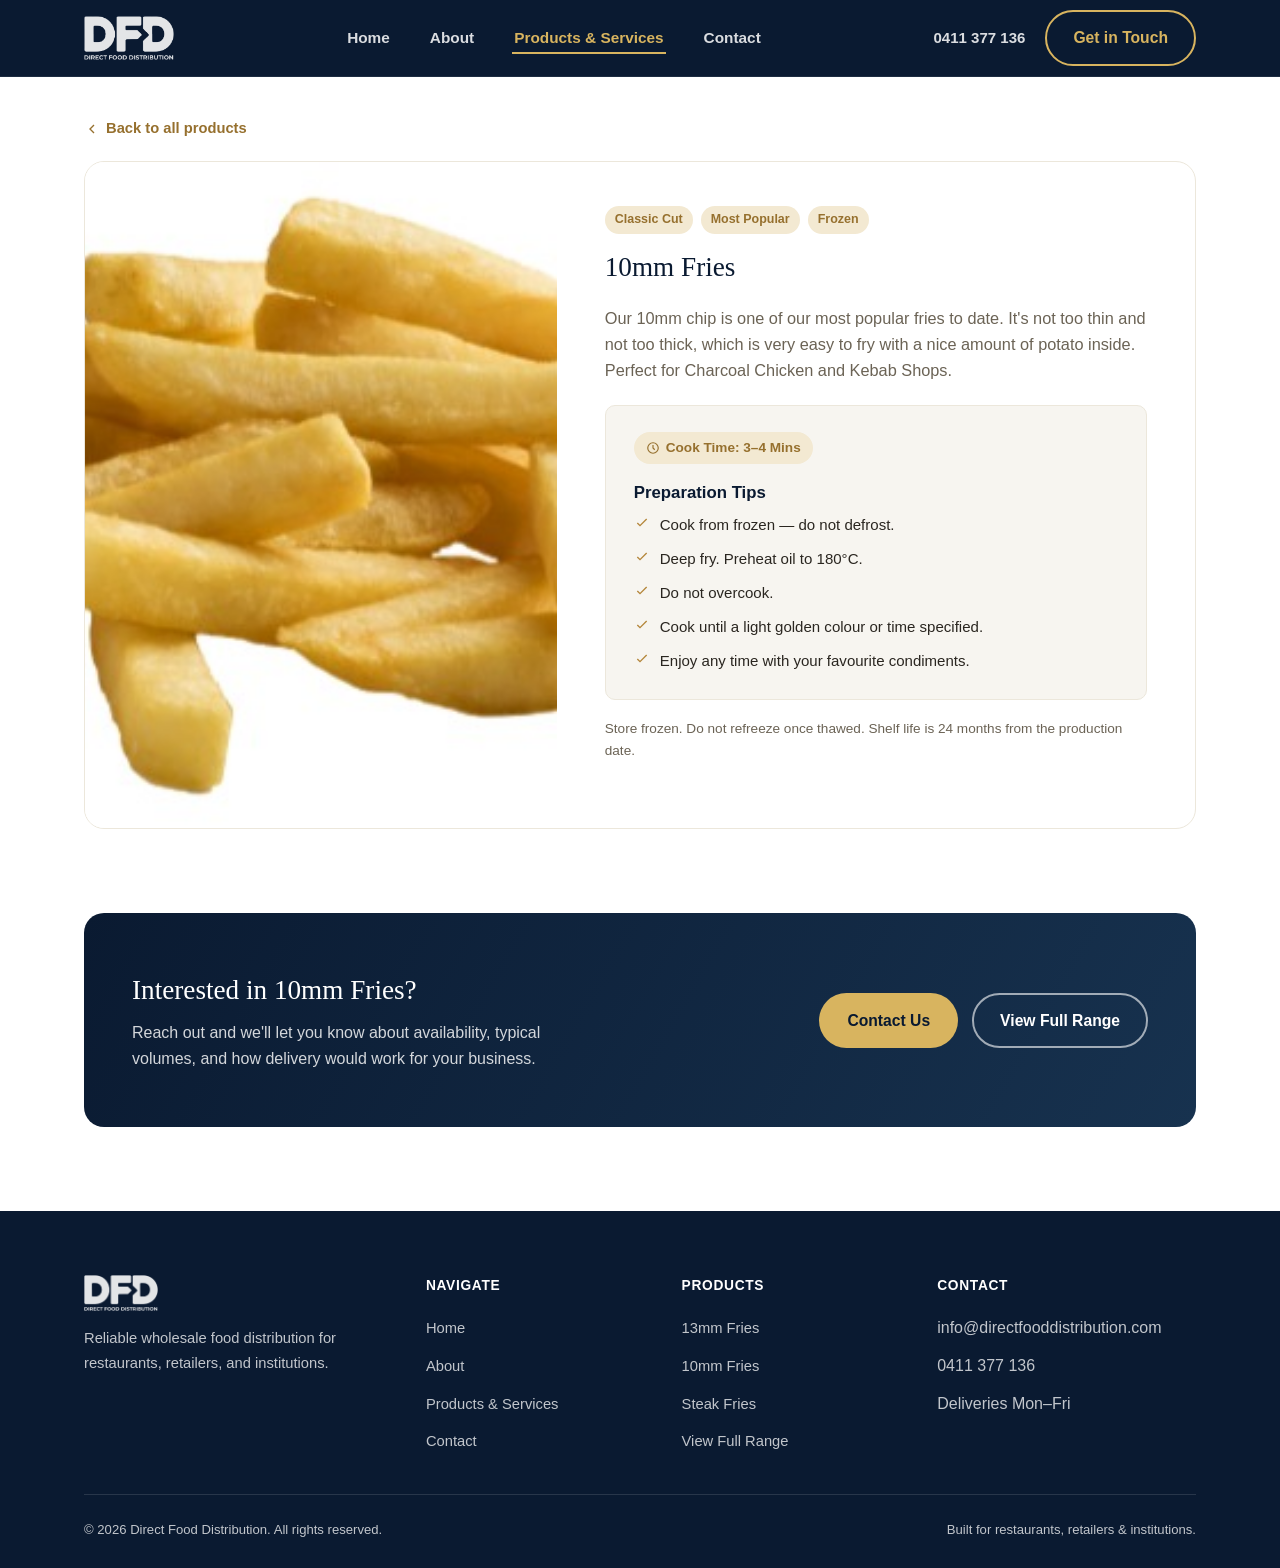
<file: products/10mm-fries.html>
<!DOCTYPE html>
<html lang="en">
<head>
<meta charset="UTF-8" />
<meta name="viewport" content="width=device-width, initial-scale=1.0" />
<title>10mm Fries | Direct Food Distribution</title>
<meta name="description" content="10mm Fries — our most popular cut, supplied by Direct Food Distribution via Golden Fries." />
<link rel="icon" type="image/x-icon" href="../images/favicon.ico" />
<link rel="icon" type="image/png" sizes="32x32" href="../images/favicon-32.png" />
<link rel="apple-touch-icon" href="../images/favicon-180.png" />
<link rel="stylesheet" href="../css/style.css" />
</head>
<body>

<header class="site-header">
  <div class="container">
    <a href="../index.html" class="brand">
      <img src="../images/logo-white.png" alt="Direct Food Distribution" class="brand-logo" />
    </a>

    <nav class="main-nav" aria-label="Primary">
      <ul>
        <li><a href="../index.html">Home</a></li>
        <li><a href="../about.html">About</a></li>
        <li><a href="../products.html" aria-current="page">Products &amp; Services</a></li>
        <li><a href="../contact.html">Contact</a></li>
      </ul>
    </nav>

    <div class="header-cta">
      <span class="phone">0411 377 136</span>
      <a href="../contact.html" class="btn btn-outline-dark">Get in Touch</a>
      <button class="nav-toggle" aria-label="Toggle navigation menu" aria-expanded="false">
        <span></span><span></span><span></span>
      </button>
    </div>
  </div>
</header>

<main>

  <section style="padding-top:40px; padding-bottom:0;">
    <div class="container">
      <a href="../products.html" class="back-link">
        <svg width="16" height="16" viewBox="0 0 24 24" fill="none" stroke="currentColor" stroke-width="2"><path d="M15 18l-6-6 6-6"/></svg>
        Back to all products
      </a>

      <div class="product-detail">
        <div class="product-detail-visual has-photo" aria-hidden="true">
          <img src="../images/products/10mm-fries.jpg" alt="10mm Fries" />
        </div>
        <div class="product-detail-body">
          <div class="tag-list">
            <span class="tag">Classic Cut</span>
            <span class="tag">Most Popular</span>
            <span class="tag">Frozen</span>
          </div>
          <h2>10mm Fries</h2>
          <p>Our 10mm chip is one of our most popular fries to date. It's not too thin and not too thick, which is very easy to fry with a nice amount of potato inside. Perfect for Charcoal Chicken and Kebab Shops.</p>

          <div class="prep-tips">
            <span class="cook-time">
              <svg width="14" height="14" viewBox="0 0 24 24" fill="none" stroke="currentColor" stroke-width="2"><circle cx="12" cy="12" r="9"/><path d="M12 7v5l3 3"/></svg>
              Cook Time: 3–4 Mins
            </span>
            <h3>Preparation Tips</h3>
            <ul>
              <li>
                <svg width="16" height="16" viewBox="0 0 24 24" fill="none" stroke="currentColor" stroke-width="2"><path d="M5 12l4 4 10-10"/></svg>
                Cook from frozen — do not defrost.
              </li>
              <li>
                <svg width="16" height="16" viewBox="0 0 24 24" fill="none" stroke="currentColor" stroke-width="2"><path d="M5 12l4 4 10-10"/></svg>
                Deep fry. Preheat oil to 180°C.
              </li>
              <li>
                <svg width="16" height="16" viewBox="0 0 24 24" fill="none" stroke="currentColor" stroke-width="2"><path d="M5 12l4 4 10-10"/></svg>
                Do not overcook.
              </li>
              <li>
                <svg width="16" height="16" viewBox="0 0 24 24" fill="none" stroke="currentColor" stroke-width="2"><path d="M5 12l4 4 10-10"/></svg>
                Cook until a light golden colour or time specified.
              </li>
              <li>
                <svg width="16" height="16" viewBox="0 0 24 24" fill="none" stroke="currentColor" stroke-width="2"><path d="M5 12l4 4 10-10"/></svg>
                Enjoy any time with your favourite condiments.
              </li>
            </ul>
          </div>

          <p style="color:var(--color-text-muted); font-size:0.85rem; margin-top:18px;">Store frozen. Do not refreeze once thawed. Shelf life is 24 months from the production date.</p>
        </div>
      </div>
    </div>
  </section>

  <section>
    <div class="container">
      <div class="cta-band">
        <div>
          <h2>Interested in 10mm Fries?</h2>
          <p>Reach out and we'll let you know about availability, typical volumes, and how delivery would work for your business.</p>
        </div>
        <div class="cta-actions">
          <a href="../contact.html" class="btn btn-primary">Contact Us</a>
          <a href="../products.html" class="btn btn-outline">View Full Range</a>
        </div>
      </div>
    </div>
  </section>

</main>

<footer class="site-footer">
  <div class="container">
    <div class="footer-grid">
      <div class="footer-brand">
        <a href="../index.html" class="brand">
          <img src="../images/logo-white.png" alt="Direct Food Distribution" class="brand-logo" />
        </a>
        <p>Reliable wholesale food distribution for restaurants, retailers, and institutions.</p>
      </div>
      <div class="footer-col">
        <h5>Navigate</h5>
        <ul>
          <li><a href="../index.html">Home</a></li>
          <li><a href="../about.html">About</a></li>
          <li><a href="../products.html">Products &amp; Services</a></li>
          <li><a href="../contact.html">Contact</a></li>
        </ul>
      </div>
      <div class="footer-col">
        <h5>Products</h5>
        <ul>
          <li><a href="../products/13mm-fries.html">13mm Fries</a></li>
          <li><a href="../products/10mm-fries.html">10mm Fries</a></li>
          <li><a href="../products/steak-fries.html">Steak Fries</a></li>
          <li><a href="../products.html">View Full Range</a></li>
        </ul>
      </div>
      <div class="footer-col">
        <h5>Contact</h5>
        <ul>
          <li>info@directfooddistribution.com</li>
          <li>0411 377 136</li>
          <li>Deliveries Mon–Fri</li>
        </ul>
      </div>
    </div>
    <div class="footer-bottom">
      <span>&copy; <span id="year"></span> Direct Food Distribution. All rights reserved.</span>
      <span>Built for restaurants, retailers &amp; institutions.</span>
    </div>
  </div>
</footer>

<script src="../js/main.js"></script>
</body>
</html>
</file>
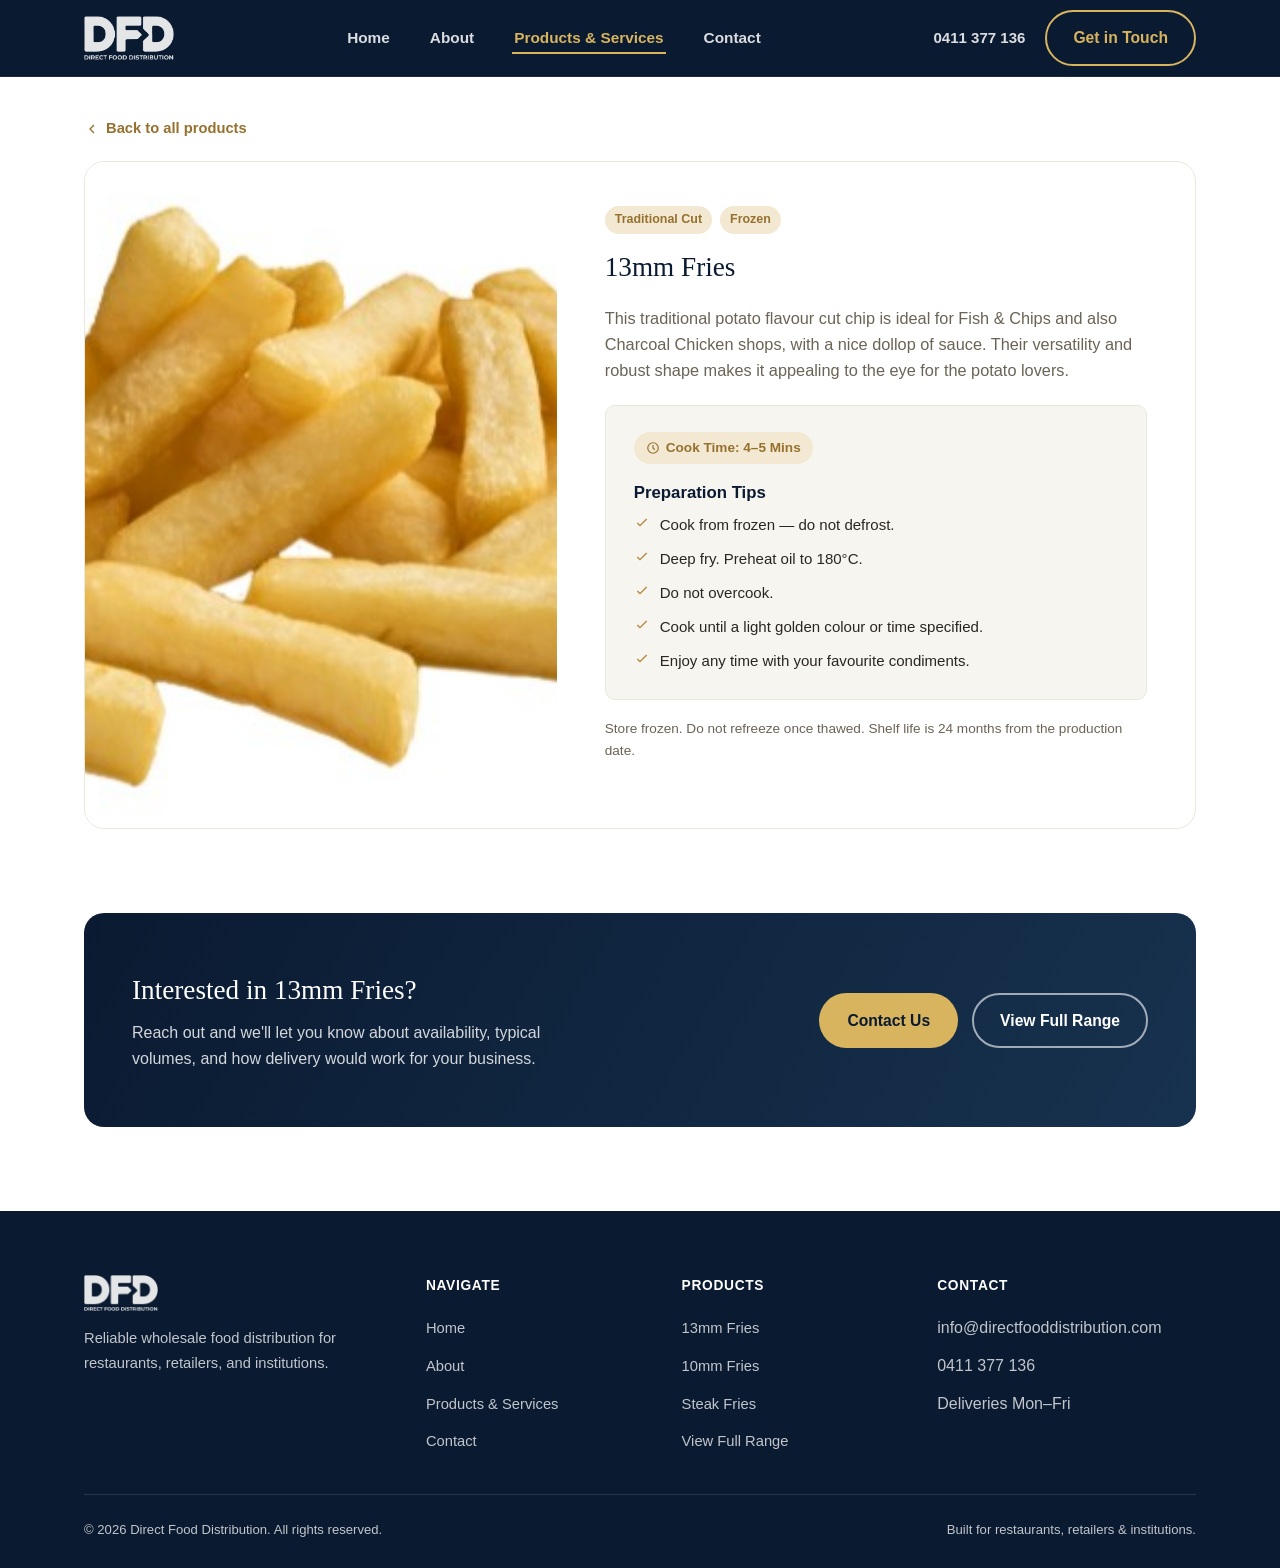
<file: products/13mm-fries.html>
<!DOCTYPE html>
<html lang="en">
<head>
<meta charset="UTF-8" />
<meta name="viewport" content="width=device-width, initial-scale=1.0" />
<title>13mm Fries | Direct Food Distribution</title>
<meta name="description" content="13mm Fries — traditional potato-flavour cut, supplied by Direct Food Distribution via Golden Fries." />
<link rel="icon" type="image/x-icon" href="../images/favicon.ico" />
<link rel="icon" type="image/png" sizes="32x32" href="../images/favicon-32.png" />
<link rel="apple-touch-icon" href="../images/favicon-180.png" />
<link rel="stylesheet" href="../css/style.css" />
</head>
<body>

<header class="site-header">
  <div class="container">
    <a href="../index.html" class="brand">
      <img src="../images/logo-white.png" alt="Direct Food Distribution" class="brand-logo" />
    </a>

    <nav class="main-nav" aria-label="Primary">
      <ul>
        <li><a href="../index.html">Home</a></li>
        <li><a href="../about.html">About</a></li>
        <li><a href="../products.html" aria-current="page">Products &amp; Services</a></li>
        <li><a href="../contact.html">Contact</a></li>
      </ul>
    </nav>

    <div class="header-cta">
      <span class="phone">0411 377 136</span>
      <a href="../contact.html" class="btn btn-outline-dark">Get in Touch</a>
      <button class="nav-toggle" aria-label="Toggle navigation menu" aria-expanded="false">
        <span></span><span></span><span></span>
      </button>
    </div>
  </div>
</header>

<main>

  <section style="padding-top:40px; padding-bottom:0;">
    <div class="container">
      <a href="../products.html" class="back-link">
        <svg width="16" height="16" viewBox="0 0 24 24" fill="none" stroke="currentColor" stroke-width="2"><path d="M15 18l-6-6 6-6"/></svg>
        Back to all products
      </a>

      <div class="product-detail">
        <div class="product-detail-visual has-photo" aria-hidden="true">
          <img src="../images/products/13mm-fries.jpg" alt="13mm Fries" />
        </div>
        <div class="product-detail-body">
          <div class="tag-list">
            <span class="tag">Traditional Cut</span>
            <span class="tag">Frozen</span>
          </div>
          <h2>13mm Fries</h2>
          <p>This traditional potato flavour cut chip is ideal for Fish & Chips and also Charcoal Chicken shops, with a nice dollop of sauce. Their versatility and robust shape makes it appealing to the eye for the potato lovers.</p>

          <div class="prep-tips">
            <span class="cook-time">
              <svg width="14" height="14" viewBox="0 0 24 24" fill="none" stroke="currentColor" stroke-width="2"><circle cx="12" cy="12" r="9"/><path d="M12 7v5l3 3"/></svg>
              Cook Time: 4–5 Mins
            </span>
            <h3>Preparation Tips</h3>
            <ul>
              <li>
                <svg width="16" height="16" viewBox="0 0 24 24" fill="none" stroke="currentColor" stroke-width="2"><path d="M5 12l4 4 10-10"/></svg>
                Cook from frozen — do not defrost.
              </li>
              <li>
                <svg width="16" height="16" viewBox="0 0 24 24" fill="none" stroke="currentColor" stroke-width="2"><path d="M5 12l4 4 10-10"/></svg>
                Deep fry. Preheat oil to 180°C.
              </li>
              <li>
                <svg width="16" height="16" viewBox="0 0 24 24" fill="none" stroke="currentColor" stroke-width="2"><path d="M5 12l4 4 10-10"/></svg>
                Do not overcook.
              </li>
              <li>
                <svg width="16" height="16" viewBox="0 0 24 24" fill="none" stroke="currentColor" stroke-width="2"><path d="M5 12l4 4 10-10"/></svg>
                Cook until a light golden colour or time specified.
              </li>
              <li>
                <svg width="16" height="16" viewBox="0 0 24 24" fill="none" stroke="currentColor" stroke-width="2"><path d="M5 12l4 4 10-10"/></svg>
                Enjoy any time with your favourite condiments.
              </li>
            </ul>
          </div>

          <p style="color:var(--color-text-muted); font-size:0.85rem; margin-top:18px;">Store frozen. Do not refreeze once thawed. Shelf life is 24 months from the production date.</p>
        </div>
      </div>
    </div>
  </section>

  <section>
    <div class="container">
      <div class="cta-band">
        <div>
          <h2>Interested in 13mm Fries?</h2>
          <p>Reach out and we'll let you know about availability, typical volumes, and how delivery would work for your business.</p>
        </div>
        <div class="cta-actions">
          <a href="../contact.html" class="btn btn-primary">Contact Us</a>
          <a href="../products.html" class="btn btn-outline">View Full Range</a>
        </div>
      </div>
    </div>
  </section>

</main>

<footer class="site-footer">
  <div class="container">
    <div class="footer-grid">
      <div class="footer-brand">
        <a href="../index.html" class="brand">
          <img src="../images/logo-white.png" alt="Direct Food Distribution" class="brand-logo" />
        </a>
        <p>Reliable wholesale food distribution for restaurants, retailers, and institutions.</p>
      </div>
      <div class="footer-col">
        <h5>Navigate</h5>
        <ul>
          <li><a href="../index.html">Home</a></li>
          <li><a href="../about.html">About</a></li>
          <li><a href="../products.html">Products &amp; Services</a></li>
          <li><a href="../contact.html">Contact</a></li>
        </ul>
      </div>
      <div class="footer-col">
        <h5>Products</h5>
        <ul>
          <li><a href="../products/13mm-fries.html">13mm Fries</a></li>
          <li><a href="../products/10mm-fries.html">10mm Fries</a></li>
          <li><a href="../products/steak-fries.html">Steak Fries</a></li>
          <li><a href="../products.html">View Full Range</a></li>
        </ul>
      </div>
      <div class="footer-col">
        <h5>Contact</h5>
        <ul>
          <li>info@directfooddistribution.com</li>
          <li>0411 377 136</li>
          <li>Deliveries Mon–Fri</li>
        </ul>
      </div>
    </div>
    <div class="footer-bottom">
      <span>&copy; <span id="year"></span> Direct Food Distribution. All rights reserved.</span>
      <span>Built for restaurants, retailers &amp; institutions.</span>
    </div>
  </div>
</footer>

<script src="../js/main.js"></script>
</body>
</html>
</file>
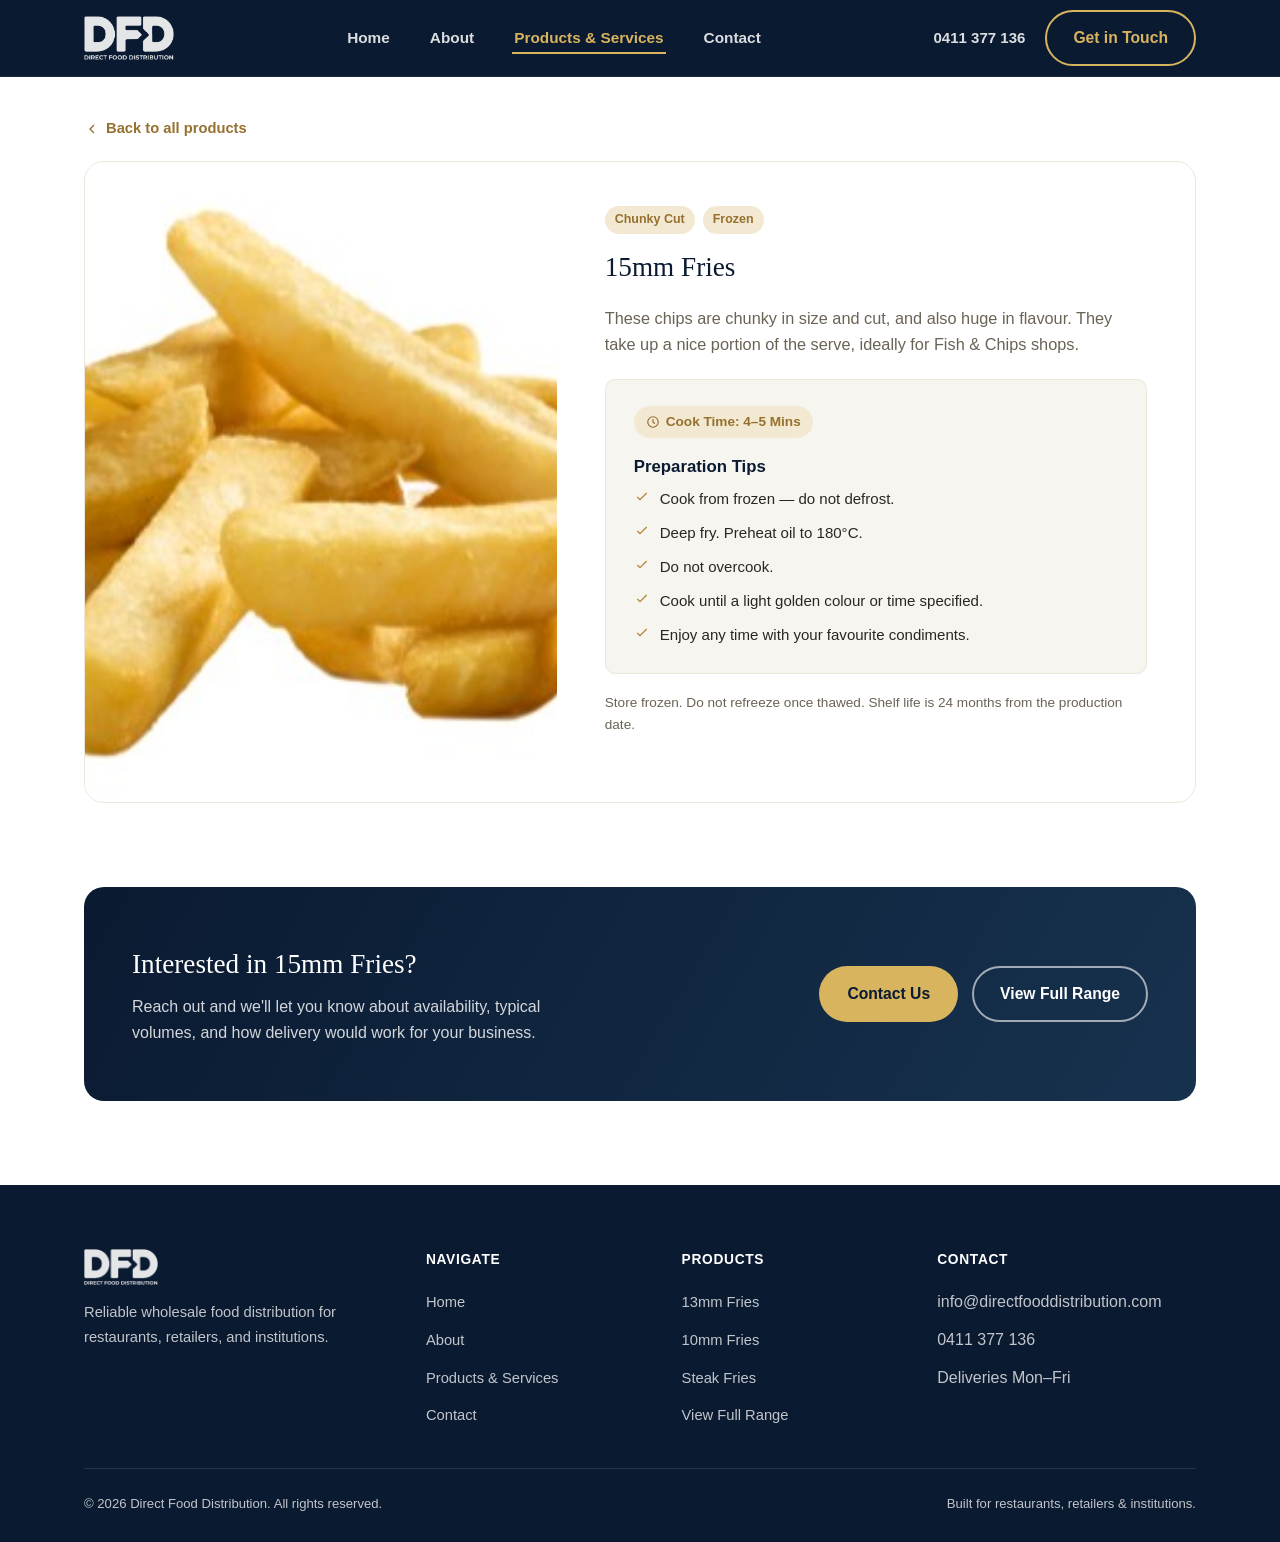
<file: products/15mm-fries.html>
<!DOCTYPE html>
<html lang="en">
<head>
<meta charset="UTF-8" />
<meta name="viewport" content="width=device-width, initial-scale=1.0" />
<title>15mm Fries | Direct Food Distribution</title>
<meta name="description" content="15mm Fries — chunky cut frozen fries, supplied by Direct Food Distribution via Golden Fries." />
<link rel="icon" type="image/x-icon" href="../images/favicon.ico" />
<link rel="icon" type="image/png" sizes="32x32" href="../images/favicon-32.png" />
<link rel="apple-touch-icon" href="../images/favicon-180.png" />
<link rel="stylesheet" href="../css/style.css" />
</head>
<body>

<header class="site-header">
  <div class="container">
    <a href="../index.html" class="brand">
      <img src="../images/logo-white.png" alt="Direct Food Distribution" class="brand-logo" />
    </a>

    <nav class="main-nav" aria-label="Primary">
      <ul>
        <li><a href="../index.html">Home</a></li>
        <li><a href="../about.html">About</a></li>
        <li><a href="../products.html" aria-current="page">Products &amp; Services</a></li>
        <li><a href="../contact.html">Contact</a></li>
      </ul>
    </nav>

    <div class="header-cta">
      <span class="phone">0411 377 136</span>
      <a href="../contact.html" class="btn btn-outline-dark">Get in Touch</a>
      <button class="nav-toggle" aria-label="Toggle navigation menu" aria-expanded="false">
        <span></span><span></span><span></span>
      </button>
    </div>
  </div>
</header>

<main>

  <section style="padding-top:40px; padding-bottom:0;">
    <div class="container">
      <a href="../products.html" class="back-link">
        <svg width="16" height="16" viewBox="0 0 24 24" fill="none" stroke="currentColor" stroke-width="2"><path d="M15 18l-6-6 6-6"/></svg>
        Back to all products
      </a>

      <div class="product-detail">
        <div class="product-detail-visual has-photo" aria-hidden="true">
          <img src="../images/products/15mm-fries.jpg" alt="15mm Fries" />
        </div>
        <div class="product-detail-body">
          <div class="tag-list">
            <span class="tag">Chunky Cut</span>
            <span class="tag">Frozen</span>
          </div>
          <h2>15mm Fries</h2>
          <p>These chips are chunky in size and cut, and also huge in flavour. They take up a nice portion of the serve, ideally for Fish & Chips shops.</p>

          <div class="prep-tips">
            <span class="cook-time">
              <svg width="14" height="14" viewBox="0 0 24 24" fill="none" stroke="currentColor" stroke-width="2"><circle cx="12" cy="12" r="9"/><path d="M12 7v5l3 3"/></svg>
              Cook Time: 4–5 Mins
            </span>
            <h3>Preparation Tips</h3>
            <ul>
              <li>
                <svg width="16" height="16" viewBox="0 0 24 24" fill="none" stroke="currentColor" stroke-width="2"><path d="M5 12l4 4 10-10"/></svg>
                Cook from frozen — do not defrost.
              </li>
              <li>
                <svg width="16" height="16" viewBox="0 0 24 24" fill="none" stroke="currentColor" stroke-width="2"><path d="M5 12l4 4 10-10"/></svg>
                Deep fry. Preheat oil to 180°C.
              </li>
              <li>
                <svg width="16" height="16" viewBox="0 0 24 24" fill="none" stroke="currentColor" stroke-width="2"><path d="M5 12l4 4 10-10"/></svg>
                Do not overcook.
              </li>
              <li>
                <svg width="16" height="16" viewBox="0 0 24 24" fill="none" stroke="currentColor" stroke-width="2"><path d="M5 12l4 4 10-10"/></svg>
                Cook until a light golden colour or time specified.
              </li>
              <li>
                <svg width="16" height="16" viewBox="0 0 24 24" fill="none" stroke="currentColor" stroke-width="2"><path d="M5 12l4 4 10-10"/></svg>
                Enjoy any time with your favourite condiments.
              </li>
            </ul>
          </div>

          <p style="color:var(--color-text-muted); font-size:0.85rem; margin-top:18px;">Store frozen. Do not refreeze once thawed. Shelf life is 24 months from the production date.</p>
        </div>
      </div>
    </div>
  </section>

  <section>
    <div class="container">
      <div class="cta-band">
        <div>
          <h2>Interested in 15mm Fries?</h2>
          <p>Reach out and we'll let you know about availability, typical volumes, and how delivery would work for your business.</p>
        </div>
        <div class="cta-actions">
          <a href="../contact.html" class="btn btn-primary">Contact Us</a>
          <a href="../products.html" class="btn btn-outline">View Full Range</a>
        </div>
      </div>
    </div>
  </section>

</main>

<footer class="site-footer">
  <div class="container">
    <div class="footer-grid">
      <div class="footer-brand">
        <a href="../index.html" class="brand">
          <img src="../images/logo-white.png" alt="Direct Food Distribution" class="brand-logo" />
        </a>
        <p>Reliable wholesale food distribution for restaurants, retailers, and institutions.</p>
      </div>
      <div class="footer-col">
        <h5>Navigate</h5>
        <ul>
          <li><a href="../index.html">Home</a></li>
          <li><a href="../about.html">About</a></li>
          <li><a href="../products.html">Products &amp; Services</a></li>
          <li><a href="../contact.html">Contact</a></li>
        </ul>
      </div>
      <div class="footer-col">
        <h5>Products</h5>
        <ul>
          <li><a href="../products/13mm-fries.html">13mm Fries</a></li>
          <li><a href="../products/10mm-fries.html">10mm Fries</a></li>
          <li><a href="../products/steak-fries.html">Steak Fries</a></li>
          <li><a href="../products.html">View Full Range</a></li>
        </ul>
      </div>
      <div class="footer-col">
        <h5>Contact</h5>
        <ul>
          <li>info@directfooddistribution.com</li>
          <li>0411 377 136</li>
          <li>Deliveries Mon–Fri</li>
        </ul>
      </div>
    </div>
    <div class="footer-bottom">
      <span>&copy; <span id="year"></span> Direct Food Distribution. All rights reserved.</span>
      <span>Built for restaurants, retailers &amp; institutions.</span>
    </div>
  </div>
</footer>

<script src="../js/main.js"></script>
</body>
</html>
</file>
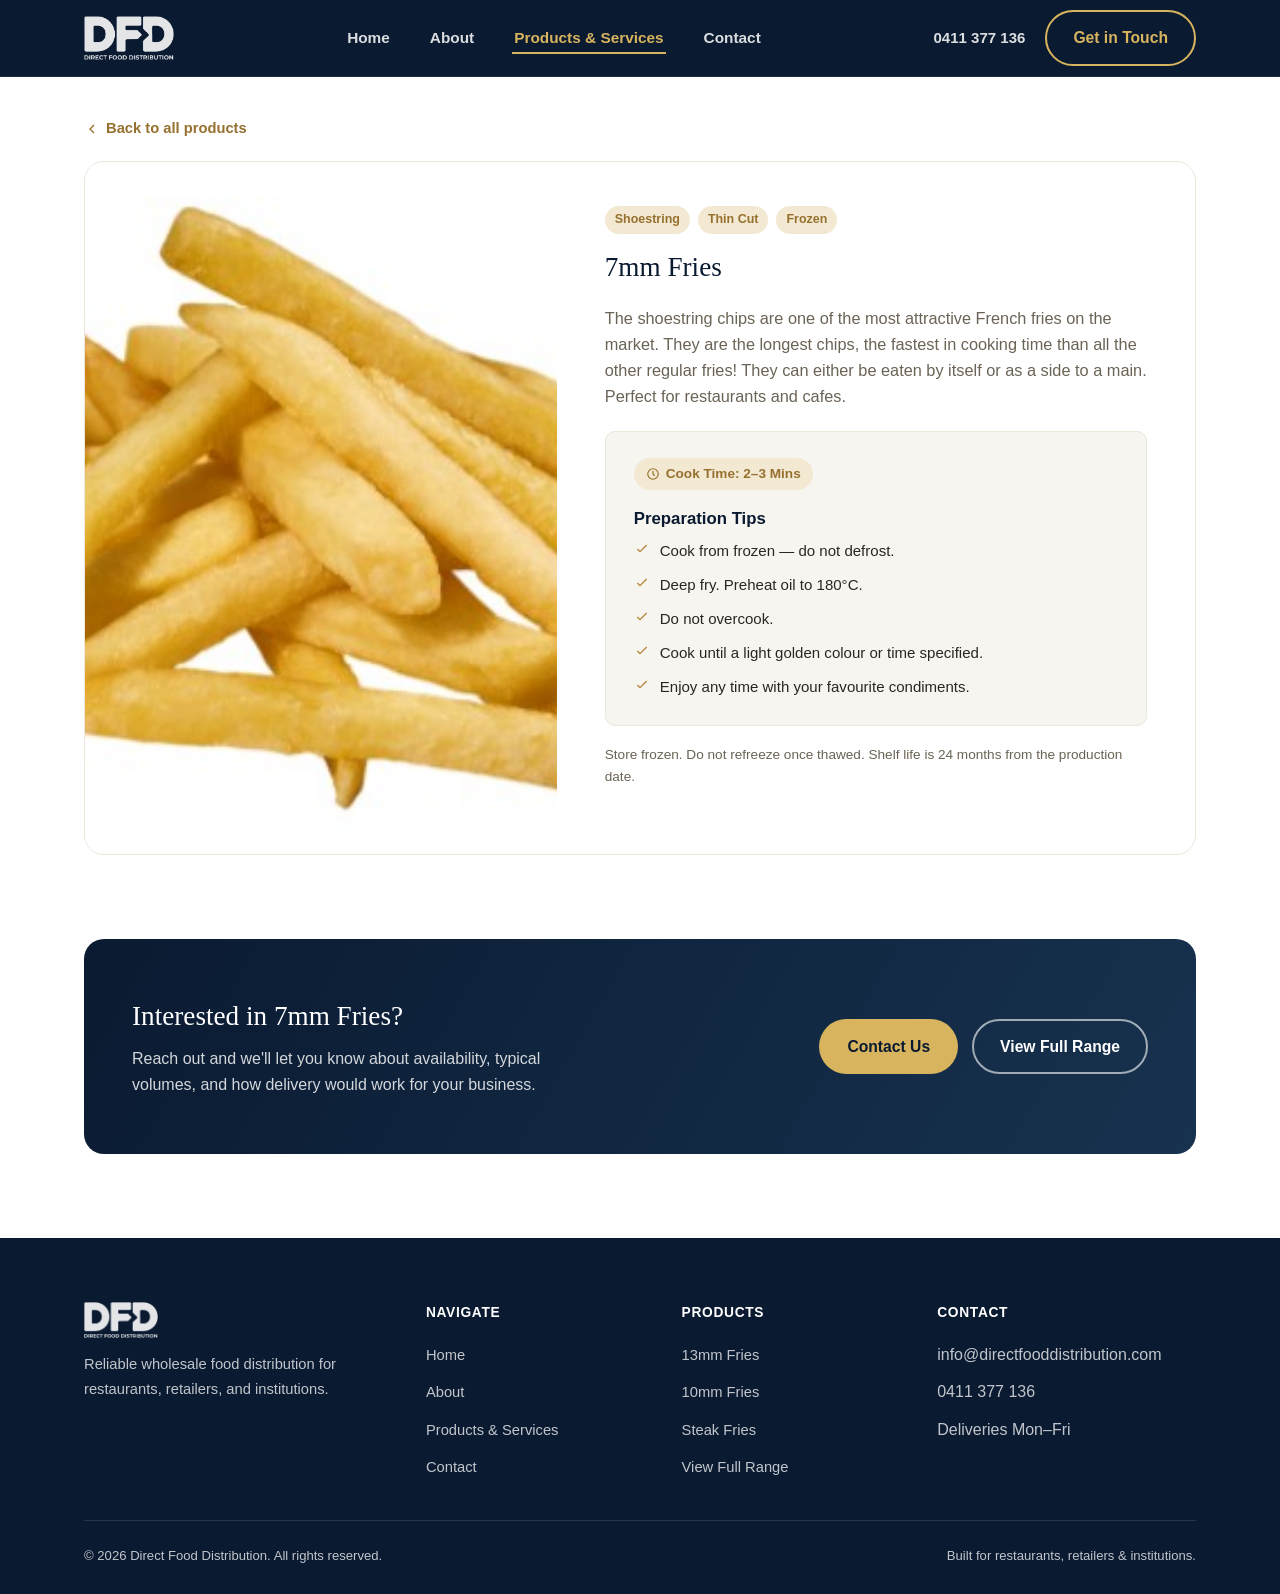
<file: products/7mm-fries.html>
<!DOCTYPE html>
<html lang="en">
<head>
<meta charset="UTF-8" />
<meta name="viewport" content="width=device-width, initial-scale=1.0" />
<title>7mm Fries (Shoestring) | Direct Food Distribution</title>
<meta name="description" content="7mm Fries — shoestring cut frozen fries supplied by Direct Food Distribution via Golden Fries." />
<link rel="icon" type="image/x-icon" href="../images/favicon.ico" />
<link rel="icon" type="image/png" sizes="32x32" href="../images/favicon-32.png" />
<link rel="apple-touch-icon" href="../images/favicon-180.png" />
<link rel="stylesheet" href="../css/style.css" />
</head>
<body>

<header class="site-header">
  <div class="container">
    <a href="../index.html" class="brand">
      <img src="../images/logo-white.png" alt="Direct Food Distribution" class="brand-logo" />
    </a>

    <nav class="main-nav" aria-label="Primary">
      <ul>
        <li><a href="../index.html">Home</a></li>
        <li><a href="../about.html">About</a></li>
        <li><a href="../products.html" aria-current="page">Products &amp; Services</a></li>
        <li><a href="../contact.html">Contact</a></li>
      </ul>
    </nav>

    <div class="header-cta">
      <span class="phone">0411 377 136</span>
      <a href="../contact.html" class="btn btn-outline-dark">Get in Touch</a>
      <button class="nav-toggle" aria-label="Toggle navigation menu" aria-expanded="false">
        <span></span><span></span><span></span>
      </button>
    </div>
  </div>
</header>

<main>

  <section style="padding-top:40px; padding-bottom:0;">
    <div class="container">
      <a href="../products.html" class="back-link">
        <svg width="16" height="16" viewBox="0 0 24 24" fill="none" stroke="currentColor" stroke-width="2"><path d="M15 18l-6-6 6-6"/></svg>
        Back to all products
      </a>

      <div class="product-detail">
        <div class="product-detail-visual has-photo" aria-hidden="true">
          <img src="../images/products/7mm-fries.jpg" alt="7mm Fries" />
        </div>
        <div class="product-detail-body">
          <div class="tag-list">
            <span class="tag">Shoestring</span>
            <span class="tag">Thin Cut</span>
            <span class="tag">Frozen</span>
          </div>
          <h2>7mm Fries</h2>
          <p>The shoestring chips are one of the most attractive French fries on the market. They are the longest chips, the fastest in cooking time than all the other regular fries! They can either be eaten by itself or as a side to a main. Perfect for restaurants and cafes.</p>

          <div class="prep-tips">
            <span class="cook-time">
              <svg width="14" height="14" viewBox="0 0 24 24" fill="none" stroke="currentColor" stroke-width="2"><circle cx="12" cy="12" r="9"/><path d="M12 7v5l3 3"/></svg>
              Cook Time: 2–3 Mins
            </span>
            <h3>Preparation Tips</h3>
            <ul>
              <li>
                <svg width="16" height="16" viewBox="0 0 24 24" fill="none" stroke="currentColor" stroke-width="2"><path d="M5 12l4 4 10-10"/></svg>
                Cook from frozen — do not defrost.
              </li>
              <li>
                <svg width="16" height="16" viewBox="0 0 24 24" fill="none" stroke="currentColor" stroke-width="2"><path d="M5 12l4 4 10-10"/></svg>
                Deep fry. Preheat oil to 180°C.
              </li>
              <li>
                <svg width="16" height="16" viewBox="0 0 24 24" fill="none" stroke="currentColor" stroke-width="2"><path d="M5 12l4 4 10-10"/></svg>
                Do not overcook.
              </li>
              <li>
                <svg width="16" height="16" viewBox="0 0 24 24" fill="none" stroke="currentColor" stroke-width="2"><path d="M5 12l4 4 10-10"/></svg>
                Cook until a light golden colour or time specified.
              </li>
              <li>
                <svg width="16" height="16" viewBox="0 0 24 24" fill="none" stroke="currentColor" stroke-width="2"><path d="M5 12l4 4 10-10"/></svg>
                Enjoy any time with your favourite condiments.
              </li>
            </ul>
          </div>

          <p style="color:var(--color-text-muted); font-size:0.85rem; margin-top:18px;">Store frozen. Do not refreeze once thawed. Shelf life is 24 months from the production date.</p>
        </div>
      </div>
    </div>
  </section>

  <section>
    <div class="container">
      <div class="cta-band">
        <div>
          <h2>Interested in 7mm Fries?</h2>
          <p>Reach out and we'll let you know about availability, typical volumes, and how delivery would work for your business.</p>
        </div>
        <div class="cta-actions">
          <a href="../contact.html" class="btn btn-primary">Contact Us</a>
          <a href="../products.html" class="btn btn-outline">View Full Range</a>
        </div>
      </div>
    </div>
  </section>

</main>

<footer class="site-footer">
  <div class="container">
    <div class="footer-grid">
      <div class="footer-brand">
        <a href="../index.html" class="brand">
          <img src="../images/logo-white.png" alt="Direct Food Distribution" class="brand-logo" />
        </a>
        <p>Reliable wholesale food distribution for restaurants, retailers, and institutions.</p>
      </div>
      <div class="footer-col">
        <h5>Navigate</h5>
        <ul>
          <li><a href="../index.html">Home</a></li>
          <li><a href="../about.html">About</a></li>
          <li><a href="../products.html">Products &amp; Services</a></li>
          <li><a href="../contact.html">Contact</a></li>
        </ul>
      </div>
      <div class="footer-col">
        <h5>Products</h5>
        <ul>
          <li><a href="../products/13mm-fries.html">13mm Fries</a></li>
          <li><a href="../products/10mm-fries.html">10mm Fries</a></li>
          <li><a href="../products/steak-fries.html">Steak Fries</a></li>
          <li><a href="../products.html">View Full Range</a></li>
        </ul>
      </div>
      <div class="footer-col">
        <h5>Contact</h5>
        <ul>
          <li>info@directfooddistribution.com</li>
          <li>0411 377 136</li>
          <li>Deliveries Mon–Fri</li>
        </ul>
      </div>
    </div>
    <div class="footer-bottom">
      <span>&copy; <span id="year"></span> Direct Food Distribution. All rights reserved.</span>
      <span>Built for restaurants, retailers &amp; institutions.</span>
    </div>
  </div>
</footer>

<script src="../js/main.js"></script>
</body>
</html>
</file>
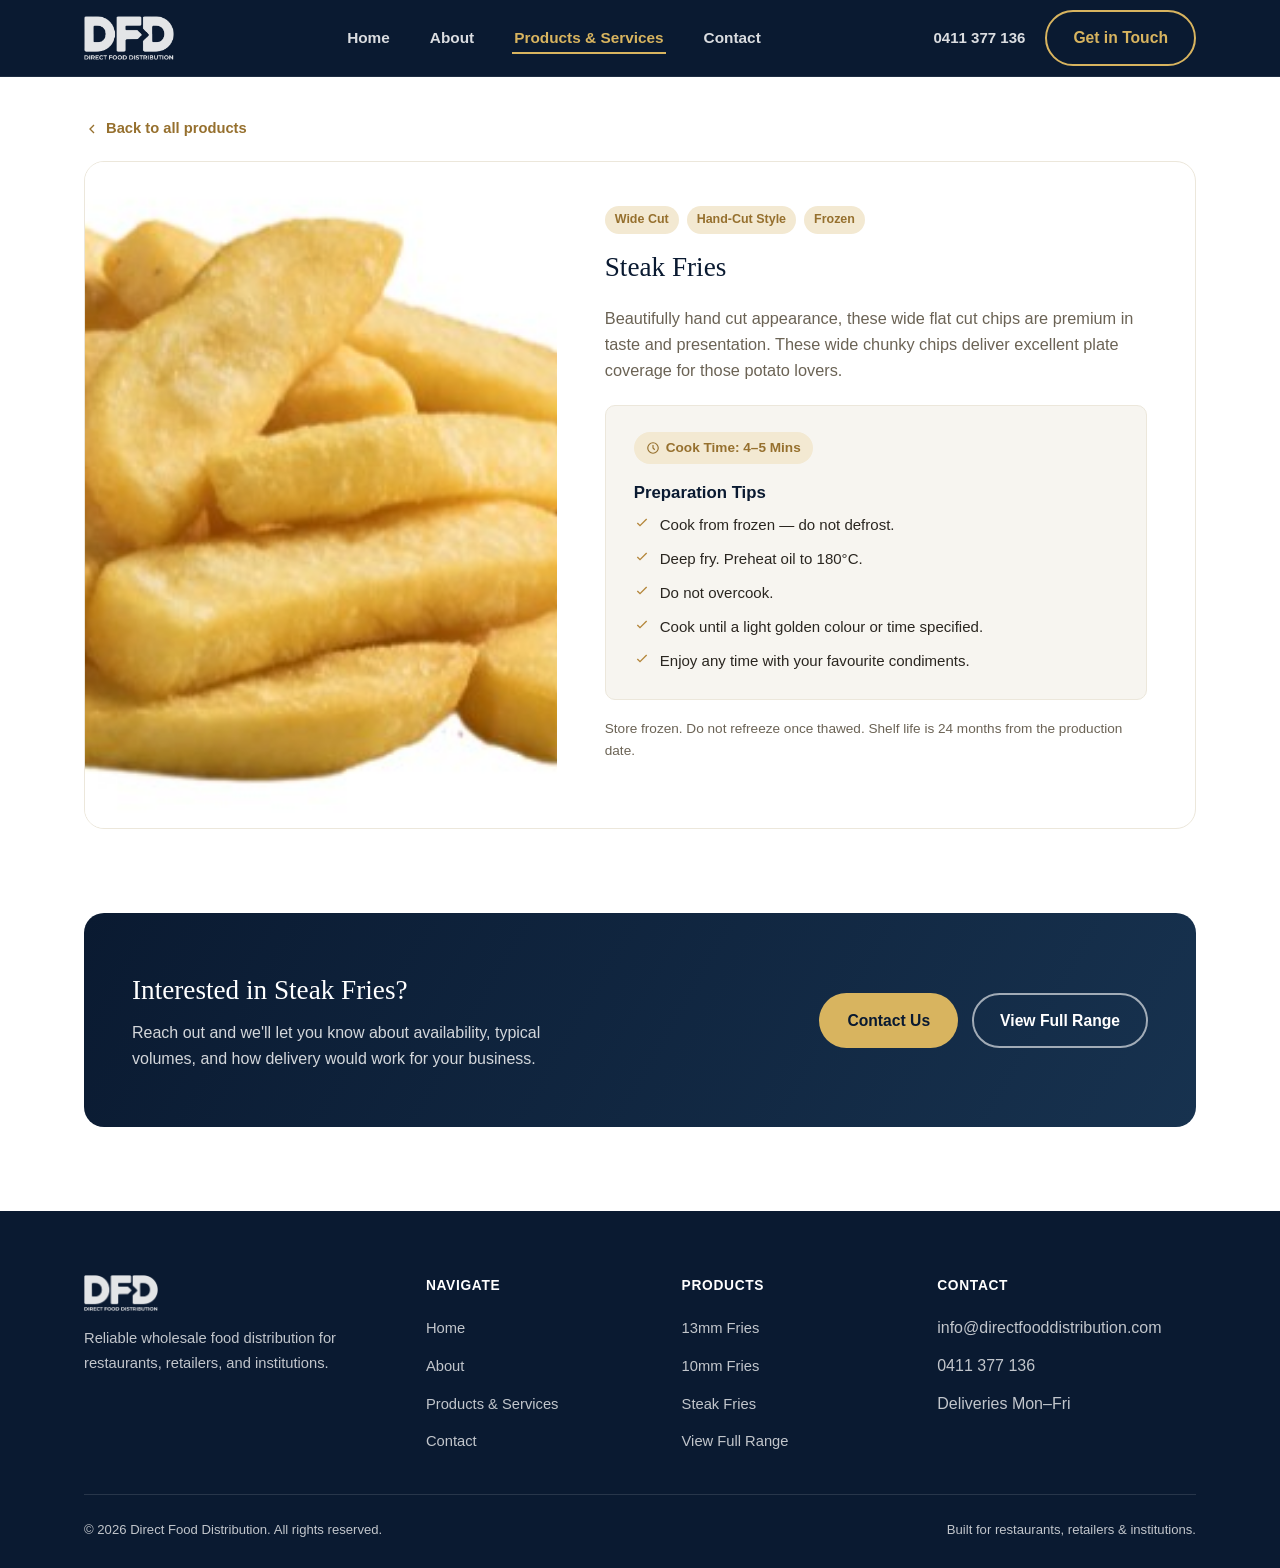
<file: products/steak-fries.html>
<!DOCTYPE html>
<html lang="en">
<head>
<meta charset="UTF-8" />
<meta name="viewport" content="width=device-width, initial-scale=1.0" />
<title>Steak Fries | Direct Food Distribution</title>
<meta name="description" content="Steak Fries — wide, hand-cut style frozen fries supplied by Direct Food Distribution via Golden Fries." />
<link rel="icon" type="image/x-icon" href="../images/favicon.ico" />
<link rel="icon" type="image/png" sizes="32x32" href="../images/favicon-32.png" />
<link rel="apple-touch-icon" href="../images/favicon-180.png" />
<link rel="stylesheet" href="../css/style.css" />
</head>
<body>

<header class="site-header">
  <div class="container">
    <a href="../index.html" class="brand">
      <img src="../images/logo-white.png" alt="Direct Food Distribution" class="brand-logo" />
    </a>

    <nav class="main-nav" aria-label="Primary">
      <ul>
        <li><a href="../index.html">Home</a></li>
        <li><a href="../about.html">About</a></li>
        <li><a href="../products.html" aria-current="page">Products &amp; Services</a></li>
        <li><a href="../contact.html">Contact</a></li>
      </ul>
    </nav>

    <div class="header-cta">
      <span class="phone">0411 377 136</span>
      <a href="../contact.html" class="btn btn-outline-dark">Get in Touch</a>
      <button class="nav-toggle" aria-label="Toggle navigation menu" aria-expanded="false">
        <span></span><span></span><span></span>
      </button>
    </div>
  </div>
</header>

<main>

  <section style="padding-top:40px; padding-bottom:0;">
    <div class="container">
      <a href="../products.html" class="back-link">
        <svg width="16" height="16" viewBox="0 0 24 24" fill="none" stroke="currentColor" stroke-width="2"><path d="M15 18l-6-6 6-6"/></svg>
        Back to all products
      </a>

      <div class="product-detail">
        <div class="product-detail-visual has-photo" aria-hidden="true">
          <img src="../images/products/steak-fries.jpg" alt="Steak Fries" />
        </div>
        <div class="product-detail-body">
          <div class="tag-list">
            <span class="tag">Wide Cut</span>
            <span class="tag">Hand-Cut Style</span>
            <span class="tag">Frozen</span>
          </div>
          <h2>Steak Fries</h2>
          <p>Beautifully hand cut appearance, these wide flat cut chips are premium in taste and presentation. These wide chunky chips deliver excellent plate coverage for those potato lovers.</p>

          <div class="prep-tips">
            <span class="cook-time">
              <svg width="14" height="14" viewBox="0 0 24 24" fill="none" stroke="currentColor" stroke-width="2"><circle cx="12" cy="12" r="9"/><path d="M12 7v5l3 3"/></svg>
              Cook Time: 4–5 Mins
            </span>
            <h3>Preparation Tips</h3>
            <ul>
              <li>
                <svg width="16" height="16" viewBox="0 0 24 24" fill="none" stroke="currentColor" stroke-width="2"><path d="M5 12l4 4 10-10"/></svg>
                Cook from frozen — do not defrost.
              </li>
              <li>
                <svg width="16" height="16" viewBox="0 0 24 24" fill="none" stroke="currentColor" stroke-width="2"><path d="M5 12l4 4 10-10"/></svg>
                Deep fry. Preheat oil to 180°C.
              </li>
              <li>
                <svg width="16" height="16" viewBox="0 0 24 24" fill="none" stroke="currentColor" stroke-width="2"><path d="M5 12l4 4 10-10"/></svg>
                Do not overcook.
              </li>
              <li>
                <svg width="16" height="16" viewBox="0 0 24 24" fill="none" stroke="currentColor" stroke-width="2"><path d="M5 12l4 4 10-10"/></svg>
                Cook until a light golden colour or time specified.
              </li>
              <li>
                <svg width="16" height="16" viewBox="0 0 24 24" fill="none" stroke="currentColor" stroke-width="2"><path d="M5 12l4 4 10-10"/></svg>
                Enjoy any time with your favourite condiments.
              </li>
            </ul>
          </div>

          <p style="color:var(--color-text-muted); font-size:0.85rem; margin-top:18px;">Store frozen. Do not refreeze once thawed. Shelf life is 24 months from the production date.</p>
        </div>
      </div>
    </div>
  </section>

  <section>
    <div class="container">
      <div class="cta-band">
        <div>
          <h2>Interested in Steak Fries?</h2>
          <p>Reach out and we'll let you know about availability, typical volumes, and how delivery would work for your business.</p>
        </div>
        <div class="cta-actions">
          <a href="../contact.html" class="btn btn-primary">Contact Us</a>
          <a href="../products.html" class="btn btn-outline">View Full Range</a>
        </div>
      </div>
    </div>
  </section>

</main>

<footer class="site-footer">
  <div class="container">
    <div class="footer-grid">
      <div class="footer-brand">
        <a href="../index.html" class="brand">
          <img src="../images/logo-white.png" alt="Direct Food Distribution" class="brand-logo" />
        </a>
        <p>Reliable wholesale food distribution for restaurants, retailers, and institutions.</p>
      </div>
      <div class="footer-col">
        <h5>Navigate</h5>
        <ul>
          <li><a href="../index.html">Home</a></li>
          <li><a href="../about.html">About</a></li>
          <li><a href="../products.html">Products &amp; Services</a></li>
          <li><a href="../contact.html">Contact</a></li>
        </ul>
      </div>
      <div class="footer-col">
        <h5>Products</h5>
        <ul>
          <li><a href="../products/13mm-fries.html">13mm Fries</a></li>
          <li><a href="../products/10mm-fries.html">10mm Fries</a></li>
          <li><a href="../products/steak-fries.html">Steak Fries</a></li>
          <li><a href="../products.html">View Full Range</a></li>
        </ul>
      </div>
      <div class="footer-col">
        <h5>Contact</h5>
        <ul>
          <li>info@directfooddistribution.com</li>
          <li>0411 377 136</li>
          <li>Deliveries Mon–Fri</li>
        </ul>
      </div>
    </div>
    <div class="footer-bottom">
      <span>&copy; <span id="year"></span> Direct Food Distribution. All rights reserved.</span>
      <span>Built for restaurants, retailers &amp; institutions.</span>
    </div>
  </div>
</footer>

<script src="../js/main.js"></script>
</body>
</html>
</file>
<file: css/style.css>
/* ===========================
   Direct Food Distribution
   Stylesheet
=========================== */

:root {
  --color-primary: #b4863a;
  --color-primary-dark: #96702e;
  --color-primary-light: #f3e9d2;
  --color-navy: #0a1a31;
  --color-navy-light: #17324f;
  --color-accent: #d8b45f;
  --color-text: #2a2620;
  --color-text-muted: #6b6355;
  --color-bg: #ffffff;
  --color-bg-alt: #f7f5f0;
  --color-border: #ece7db;
  --shadow-sm: 0 1px 3px rgba(15, 41, 66, 0.08);
  --shadow-md: 0 8px 24px rgba(15, 41, 66, 0.10);
  --radius: 10px;
  --max-width: 1160px;
  --font: -apple-system, BlinkMacSystemFont, "Segoe UI", Roboto, Helvetica, Arial, sans-serif;
  --font-serif: Georgia, "Times New Roman", Times, serif;
}

* {
  box-sizing: border-box;
}

html {
  scroll-behavior: smooth;
}

body {
  margin: 0;
  font-family: var(--font);
  color: var(--color-text);
  background: var(--color-bg);
  line-height: 1.6;
  -webkit-font-smoothing: antialiased;
}

img {
  max-width: 100%;
  display: block;
}

a {
  color: var(--color-primary);
  text-decoration: none;
}

h1, h2 {
  font-family: var(--font-serif);
  font-weight: 400;
}

ul {
  list-style: none;
  margin: 0;
  padding: 0;
}

.container {
  width: 100%;
  max-width: var(--max-width);
  margin: 0 auto;
  padding: 0 24px;
}

.visually-hidden {
  position: absolute;
  width: 1px;
  height: 1px;
  overflow: hidden;
  clip: rect(0 0 0 0);
  white-space: nowrap;
}

/* ---------- Buttons ---------- */
.btn {
  display: inline-flex;
  align-items: center;
  justify-content: center;
  gap: 8px;
  padding: 13px 26px;
  border-radius: 999px;
  font-weight: 600;
  font-size: 0.98rem;
  border: 2px solid transparent;
  cursor: pointer;
  transition: transform 0.15s ease, box-shadow 0.15s ease, background 0.15s ease, color 0.15s ease;
}

.btn-primary {
  background: var(--color-accent);
  color: var(--color-navy);
}

.btn-primary:hover {
  transform: translateY(-2px);
  box-shadow: var(--shadow-md);
}

.btn-outline {
  background: transparent;
  color: #fff;
  border-color: rgba(255, 255, 255, 0.6);
}

.btn-outline:hover {
  background: rgba(255, 255, 255, 0.12);
  border-color: #fff;
}

.btn-outline-dark {
  background: transparent;
  color: var(--color-accent);
  border-color: var(--color-accent);
}

.btn-outline-dark:hover {
  background: var(--color-accent);
  color: var(--color-navy);
}

/* ---------- Header ---------- */
.site-header {
  position: sticky;
  top: 0;
  z-index: 100;
  background: var(--color-navy);
  border-bottom: 1px solid rgba(255, 255, 255, 0.08);
}

.site-header .container {
  display: flex;
  align-items: center;
  justify-content: space-between;
  height: 76px;
}

.brand {
  display: flex;
  align-items: center;
  gap: 10px;
  font-weight: 800;
  font-size: 1.15rem;
  color: #fff;
  letter-spacing: -0.01em;
}

.brand-logo {
  height: 44px;
  width: auto;
  display: block;
}

.main-nav ul {
  display: flex;
  align-items: center;
  gap: 36px;
}

.main-nav a {
  color: rgba(255, 255, 255, 0.85);
  font-weight: 600;
  font-size: 0.96rem;
  padding: 6px 2px;
  border-bottom: 2px solid transparent;
  transition: border-color 0.15s ease, color 0.15s ease;
}

.main-nav a:hover,
.main-nav a[aria-current="page"] {
  border-color: var(--color-accent);
  color: var(--color-accent);
}

.header-cta {
  display: flex;
  align-items: center;
  gap: 20px;
}

.header-cta .phone {
  display: none;
  font-weight: 700;
  color: rgba(255, 255, 255, 0.85);
  font-size: 0.94rem;
}

@media (min-width: 1150px) {
  .header-cta .phone {
    display: inline-block;
  }
}

.nav-toggle {
  display: none;
  background: none;
  border: none;
  cursor: pointer;
  padding: 8px;
}

.nav-toggle span {
  display: block;
  width: 24px;
  height: 2px;
  background: #fff;
  margin: 5px 0;
  transition: transform 0.2s ease, opacity 0.2s ease;
}

/* ---------- Hero ---------- */
.hero {
  background:
    linear-gradient(100deg, rgba(10, 26, 49, 0.85) 25%, rgba(10, 26, 49, 0.4) 100%),
    url("../images/hero-delivery.jpg");
  background-size: cover;
  background-position: center 35%;
  color: #fff;
  position: relative;
  overflow: hidden;
}

.hero::before {
  content: "";
  position: absolute;
  inset: 0;
  background-image:
    radial-gradient(circle at 85% 20%, rgba(216, 180, 95, 0.16), transparent 45%),
    radial-gradient(circle at 10% 90%, rgba(216, 180, 95, 0.1), transparent 40%);
  pointer-events: none;
}

.hero .container {
  position: relative;
  padding: 110px 24px 100px;
}

.hero-copy {
  max-width: 640px;
}

/* ---------- Facts Bar ---------- */
.facts-bar {
  background: #fff;
  border-bottom: 1px solid var(--color-border);
}

.facts-bar .container {
  display: grid;
  grid-template-columns: repeat(4, 1fr);
}

.facts-bar .col {
  padding: 32px 28px;
  border-right: 1px solid var(--color-border);
}

.facts-bar .col:last-child {
  border-right: none;
}

.facts-bar .num {
  font-family: var(--font-serif);
  font-size: 1.5rem;
  color: var(--color-primary);
  display: block;
  margin-bottom: 6px;
  line-height: 1.2;
}

.facts-bar .label {
  font-size: 0.84rem;
  color: var(--color-text-muted);
}

@media (max-width: 900px) {
  .facts-bar .container {
    grid-template-columns: 1fr 1fr;
  }

  .facts-bar .col {
    border-bottom: 1px solid var(--color-border);
  }

  .facts-bar .col:nth-child(2n) {
    border-right: none;
  }
}

.hero-eyebrow {
  display: inline-flex;
  align-items: center;
  gap: 8px;
  background: rgba(255, 255, 255, 0.12);
  border: 1px solid rgba(255, 255, 255, 0.25);
  padding: 6px 14px;
  border-radius: 999px;
  font-size: 0.82rem;
  font-weight: 700;
  letter-spacing: 0.03em;
  text-transform: uppercase;
  margin-bottom: 20px;
}

.hero h1 {
  font-size: clamp(2.1rem, 4vw, 3.1rem);
  line-height: 1.12;
  margin: 0 0 20px;
  letter-spacing: -0.02em;
}

.hero h1 .accent {
  color: var(--color-accent);
  font-style: italic;
}

.hero p.lead {
  font-size: 1.12rem;
  color: rgba(255, 255, 255, 0.86);
  max-width: 46ch;
  margin: 0 0 32px;
}

.hero-actions {
  display: flex;
  gap: 16px;
  flex-wrap: wrap;
}

/* ---------- Sections ---------- */
section {
  padding: 84px 0;
}

.section-alt {
  background: var(--color-bg-alt);
}

.section-head {
  max-width: 640px;
  margin: 0 0 48px;
}

.section-head.center {
  margin-left: auto;
  margin-right: auto;
  text-align: center;
}

.eyebrow {
  display: block;
  color: var(--color-primary);
  font-weight: 700;
  font-size: 0.82rem;
  letter-spacing: 0.08em;
  text-transform: uppercase;
  margin-bottom: 10px;
}

.section-head h2 {
  font-size: clamp(1.6rem, 3vw, 2.2rem);
  margin: 0 0 14px;
  color: var(--color-navy);
  letter-spacing: -0.015em;
}

.section-head p {
  color: var(--color-text-muted);
  font-size: 1.03rem;
}

/* ---------- Cards / Grids ---------- */
.grid {
  display: grid;
  gap: 24px;
}

.grid-3 {
  grid-template-columns: repeat(3, 1fr);
}

.grid-4 {
  grid-template-columns: repeat(4, 1fr);
}

.grid-2 {
  grid-template-columns: repeat(2, 1fr);
}

.card {
  background: #fff;
  border: 1px solid var(--color-border);
  border-radius: var(--radius);
  padding: 30px 26px;
  transition: transform 0.18s ease, box-shadow 0.18s ease, border-color 0.18s ease;
}

.card:hover {
  transform: translateY(-4px);
  box-shadow: var(--shadow-md);
  border-color: transparent;
}

.card-icon {
  width: 52px;
  height: 52px;
  border-radius: 12px;
  background: var(--color-primary-light);
  color: var(--color-primary);
  display: flex;
  align-items: center;
  justify-content: center;
  margin-bottom: 18px;
}

.card h3 {
  margin: 0 0 10px;
  font-size: 1.12rem;
  color: var(--color-navy);
}

.card p {
  margin: 0;
  color: var(--color-text-muted);
  font-size: 0.96rem;
}

/* Product category cards */
.product-card {
  background: #fff;
  border: 1px solid var(--color-border);
  border-radius: var(--radius);
  overflow: hidden;
  transition: transform 0.18s ease, box-shadow 0.18s ease;
  display: block;
  color: inherit;
  text-decoration: none;
}

.product-card:hover {
  transform: translateY(-4px);
  box-shadow: var(--shadow-md);
}

.product-thumb {
  height: 160px;
  display: flex;
  align-items: center;
  justify-content: center;
  color: #fff;
  overflow: hidden;
}

.product-thumb svg {
  width: 46px;
  height: 46px;
}

.product-thumb img {
  width: 100%;
  height: 100%;
  object-fit: cover;
  display: block;
}

.product-card .body {
  padding: 22px 22px 26px;
}

.product-card h3 {
  margin: 0 0 8px;
  color: var(--color-navy);
  font-size: 1.08rem;
}

.product-card p {
  margin: 0 0 14px;
  color: var(--color-text-muted);
  font-size: 0.93rem;
}

.tag-list {
  display: flex;
  flex-wrap: wrap;
  gap: 8px;
}

.tag {
  background: var(--color-primary-light);
  color: var(--color-primary-dark);
  font-size: 0.78rem;
  font-weight: 700;
  padding: 4px 10px;
  border-radius: 999px;
}

/* ---------- Product detail (single product spotlight) ---------- */
.product-detail {
  background: #fff;
  border: 1px solid var(--color-border);
  border-radius: 20px;
  overflow: hidden;
  display: grid;
  grid-template-columns: 0.85fr 1.15fr;
}

.product-detail-visual {
  background: linear-gradient(135deg, var(--color-navy-light), var(--color-navy));
  display: flex;
  align-items: center;
  justify-content: center;
  padding: 48px;
  min-height: 320px;
  overflow: hidden;
}

.product-detail-visual.has-photo {
  padding: 0;
}

.product-detail-visual img {
  width: 100%;
  height: 100%;
  object-fit: cover;
  display: block;
}

.back-link {
  display: inline-flex;
  align-items: center;
  gap: 6px;
  color: var(--color-primary-dark);
  font-weight: 600;
  font-size: 0.92rem;
  margin-bottom: 20px;
}

.back-link:hover {
  text-decoration: underline;
}

.product-detail-visual svg {
  width: 140px;
  height: 140px;
  color: #fff;
}

.product-detail-body {
  padding: 44px 48px;
}

.product-detail-body h2 {
  margin: 12px 0 16px;
  color: var(--color-navy);
  font-size: 1.7rem;
}

.product-detail-body > p {
  color: var(--color-text-muted);
  font-size: 1.02rem;
  margin: 0 0 22px;
}

.prep-tips {
  background: var(--color-bg-alt);
  border: 1px solid var(--color-border);
  border-radius: var(--radius);
  padding: 26px 28px;
}

.prep-tips h3 {
  margin: 0 0 6px;
  color: var(--color-navy);
  font-size: 1.05rem;
}

.prep-tips .cook-time {
  display: inline-flex;
  align-items: center;
  gap: 6px;
  background: var(--color-primary-light);
  color: var(--color-primary-dark);
  font-weight: 700;
  font-size: 0.85rem;
  padding: 5px 12px;
  border-radius: 999px;
  margin-bottom: 16px;
}

.prep-tips ul {
  display: flex;
  flex-direction: column;
  gap: 10px;
}

.prep-tips li {
  display: flex;
  align-items: flex-start;
  gap: 10px;
  color: var(--color-text);
  font-size: 0.94rem;
}

.prep-tips li svg {
  flex-shrink: 0;
  margin-top: 2px;
  color: var(--color-primary);
}

.coming-soon-note {
  text-align: center;
  color: var(--color-text-muted);
  font-size: 0.95rem;
  margin-top: 32px;
}

/* ---------- Volume Tiers ---------- */
.tier-card {
  background: #fff;
  border: 1px solid var(--color-border);
  border-radius: var(--radius);
  padding: 28px 24px;
  text-align: center;
  transition: transform 0.18s ease, box-shadow 0.18s ease, border-color 0.18s ease;
}

.tier-card:hover {
  transform: translateY(-4px);
  box-shadow: var(--shadow-md);
  border-color: transparent;
}

.tier-card.tier-featured {
  border-color: var(--color-primary);
  background: var(--color-primary-light);
}

.tier-dots {
  display: flex;
  justify-content: center;
  gap: 6px;
  margin-bottom: 16px;
}

.tier-dot {
  width: 10px;
  height: 10px;
  border-radius: 50%;
  background: var(--color-border);
}

.tier-dot.filled {
  background: var(--color-primary);
}

.tier-card h3 {
  margin: 0 0 8px;
  color: var(--color-navy);
  font-size: 1.08rem;
}

.tier-card p {
  margin: 0;
  color: var(--color-text-muted);
  font-size: 0.92rem;
}

@media (max-width: 900px) {
  .product-detail {
    grid-template-columns: 1fr;
  }

  .product-detail-visual {
    padding: 36px;
    min-height: 220px;
  }

  .product-detail-body {
    padding: 32px 24px;
  }
}

/* ---------- Process / Steps ---------- */
.steps {
  counter-reset: step;
  display: grid;
  grid-template-columns: repeat(4, 1fr);
  gap: 24px;
}

.step {
  position: relative;
  padding-top: 8px;
}

.step .step-num {
  counter-increment: step;
  width: 44px;
  height: 44px;
  border-radius: 50%;
  background: var(--color-navy);
  color: #fff;
  font-weight: 800;
  display: flex;
  align-items: center;
  justify-content: center;
  margin-bottom: 16px;
}

.step .step-num::before {
  content: counter(step);
}

.step h3 {
  color: var(--color-navy);
  margin: 0 0 8px;
  font-size: 1.05rem;
}

.step p {
  margin: 0;
  color: var(--color-text-muted);
  font-size: 0.93rem;
}

/* ---------- Values ---------- */
.values-grid {
  display: grid;
  grid-template-columns: repeat(2, 1fr);
  gap: 20px;
}

.value-item {
  display: flex;
  gap: 16px;
  align-items: flex-start;
  padding: 20px;
  border-radius: var(--radius);
  background: #fff;
  border: 1px solid var(--color-border);
}

.value-item .card-icon {
  margin-bottom: 0;
  flex-shrink: 0;
}

/* ---------- CTA band ---------- */
.cta-band {
  background: linear-gradient(120deg, var(--color-navy), var(--color-navy-light));
  color: #fff;
  border-radius: 20px;
  padding: 56px 48px;
  display: flex;
  align-items: center;
  justify-content: space-between;
  gap: 32px;
  flex-wrap: wrap;
}

.cta-band h2 {
  margin: 0 0 8px;
  font-size: 1.7rem;
}

.cta-band p {
  margin: 0;
  color: rgba(255, 255, 255, 0.82);
  max-width: 46ch;
}

.cta-actions {
  display: flex;
  gap: 14px;
  flex-wrap: wrap;
}

/* ---------- Page hero (inner pages) ---------- */
.page-hero {
  background: linear-gradient(120deg, var(--color-navy), var(--color-navy-light));
  color: #fff;
  padding: 64px 0 56px;
}

.page-hero .eyebrow {
  color: var(--color-accent);
}

.page-hero h1 {
  margin: 0 0 12px;
  font-size: clamp(1.8rem, 3.4vw, 2.6rem);
}

.page-hero p {
  color: rgba(255, 255, 255, 0.82);
  max-width: 60ch;
  font-size: 1.05rem;
  margin: 0;
}

.breadcrumb {
  font-size: 0.85rem;
  color: rgba(255, 255, 255, 0.7);
  margin-bottom: 18px;
}

.breadcrumb a {
  color: rgba(255, 255, 255, 0.9);
}

/* ---------- About page specifics ---------- */
.about-grid {
  display: grid;
  grid-template-columns: 1fr 1fr;
  gap: 56px;
  align-items: center;
}

.about-visual {
  background: linear-gradient(135deg, var(--color-primary-light), #ffffff);
  border: 1px solid var(--color-border);
  border-radius: 20px;
  padding: 40px;
  display: grid;
  grid-template-columns: 1fr 1fr;
  gap: 20px;
}

.about-visual .mini-stat {
  background: #fff;
  border-radius: 14px;
  padding: 20px;
  box-shadow: var(--shadow-sm);
}

.about-visual .mini-stat .num {
  font-size: 1.25rem;
  font-weight: 800;
  color: var(--color-primary-dark);
  line-height: 1.25;
  display: block;
}

.about-visual .mini-stat .label {
  font-size: 0.82rem;
  color: var(--color-text-muted);
  margin-top: 4px;
}

.timeline {
  border-left: 3px solid var(--color-primary-light);
  margin-left: 8px;
  padding-left: 28px;
  display: flex;
  flex-direction: column;
  gap: 28px;
}

.timeline-item {
  position: relative;
}

.timeline-item::before {
  content: "";
  position: absolute;
  left: -35px;
  top: 4px;
  width: 14px;
  height: 14px;
  border-radius: 50%;
  background: var(--color-primary);
  border: 3px solid var(--color-primary-light);
}

.timeline-item .year {
  font-weight: 800;
  color: var(--color-primary-dark);
  font-size: 0.85rem;
  letter-spacing: 0.04em;
  text-transform: uppercase;
}

.timeline-item h4 {
  margin: 4px 0 6px;
  color: var(--color-navy);
}

.timeline-item p {
  margin: 0;
  color: var(--color-text-muted);
  font-size: 0.94rem;
}

/* ---------- Contact page ---------- */
.contact-grid {
  display: grid;
  grid-template-columns: 0.85fr 1.15fr;
  gap: 48px;
  align-items: flex-start;
}

.contact-info-list {
  display: flex;
  flex-direction: column;
  gap: 22px;
  margin-bottom: 32px;
}

.contact-info-item {
  display: flex;
  gap: 16px;
  align-items: flex-start;
}

.contact-info-item h4 {
  margin: 0 0 4px;
  color: var(--color-navy);
  font-size: 1rem;
}

.contact-info-item p,
.contact-info-item a {
  margin: 0;
  color: var(--color-text-muted);
  font-size: 0.94rem;
}

.hours-table {
  width: 100%;
  border-collapse: collapse;
  font-size: 0.92rem;
}

.hours-table td {
  padding: 7px 0;
  border-bottom: 1px solid var(--color-border);
  color: var(--color-text-muted);
}

.hours-table td:last-child {
  text-align: right;
  font-weight: 600;
  color: var(--color-navy);
}

.contact-form {
  background: #fff;
  border: 1px solid var(--color-border);
  border-radius: var(--radius);
  padding: 36px;
  box-shadow: var(--shadow-sm);
}

.form-row {
  display: grid;
  grid-template-columns: 1fr 1fr;
  gap: 18px;
}

.form-group {
  margin-bottom: 18px;
}

.form-group label {
  display: block;
  font-weight: 700;
  font-size: 0.88rem;
  color: var(--color-navy);
  margin-bottom: 6px;
}

.form-group input,
.form-group select,
.form-group textarea {
  width: 100%;
  padding: 12px 14px;
  border: 1px solid var(--color-border);
  border-radius: 8px;
  font-family: inherit;
  font-size: 0.95rem;
  color: var(--color-text);
  background: var(--color-bg-alt);
  transition: border-color 0.15s ease, background 0.15s ease;
}

.form-group input:focus,
.form-group select:focus,
.form-group textarea:focus {
  outline: none;
  border-color: var(--color-primary);
  background: #fff;
}

.form-group textarea {
  resize: vertical;
  min-height: 120px;
}

.form-note {
  font-size: 0.82rem;
  color: var(--color-text-muted);
  margin-top: 10px;
}

.form-status {
  margin-top: 16px;
  padding: 12px 16px;
  border-radius: 8px;
  font-size: 0.9rem;
  font-weight: 600;
  display: none;
}

.form-status.success {
  display: block;
  background: var(--color-primary-light);
  color: var(--color-primary-dark);
}

.form-status.error {
  display: block;
  background: #fdecea;
  color: #b3261e;
}

.map-placeholder {
  margin-top: 28px;
  border-radius: var(--radius);
  overflow: hidden;
  border: 1px solid var(--color-border);
  height: 220px;
  background:
    linear-gradient(rgba(15, 41, 66, 0.82), rgba(15, 41, 66, 0.82)),
    repeating-linear-gradient(45deg, #cfd8e0 0, #cfd8e0 2px, #e9edf0 2px, #e9edf0 14px);
  display: flex;
  align-items: center;
  justify-content: center;
  color: #fff;
  text-align: center;
  padding: 20px;
}

/* ---------- Footer ---------- */
.site-footer {
  background: var(--color-navy);
  color: rgba(255, 255, 255, 0.75);
  padding: 64px 0 28px;
}

.footer-grid {
  display: grid;
  grid-template-columns: 1.4fr 1fr 1fr 1.2fr;
  gap: 40px;
  padding-bottom: 40px;
  border-bottom: 1px solid rgba(255, 255, 255, 0.12);
}

.footer-brand .brand {
  color: #fff;
  margin-bottom: 14px;
}

.footer-brand .brand-logo {
  height: 36px;
}

.footer-grid p {
  font-size: 0.92rem;
  line-height: 1.7;
}

.footer-col h5 {
  color: #fff;
  font-size: 0.86rem;
  letter-spacing: 0.05em;
  text-transform: uppercase;
  margin: 0 0 18px;
}

.footer-col ul {
  display: flex;
  flex-direction: column;
  gap: 12px;
}

.footer-col a {
  color: rgba(255, 255, 255, 0.75);
  font-size: 0.92rem;
}

.footer-col a:hover {
  color: var(--color-accent);
}

.footer-bottom {
  display: flex;
  justify-content: space-between;
  align-items: center;
  padding-top: 24px;
  font-size: 0.82rem;
  flex-wrap: wrap;
  gap: 12px;
}

.footer-bottom a {
  color: rgba(255, 255, 255, 0.75);
}

/* ---------- Mobile Nav ---------- */
@media (max-width: 900px) {
  .main-nav {
    position: fixed;
    inset: 76px 0 0 0;
    background: #fff;
    transform: translateX(100%);
    transition: transform 0.25s ease;
    padding: 24px;
    overflow-y: auto;
  }

  .main-nav.open {
    transform: translateX(0);
  }

  .main-nav ul {
    flex-direction: column;
    align-items: flex-start;
    gap: 4px;
  }

  .main-nav a {
    display: block;
    width: 100%;
    padding: 14px 4px;
    border-bottom: 1px solid var(--color-border);
    color: var(--color-navy);
  }

  .nav-toggle {
    display: block;
  }

  .hero .container {
    padding-top: 56px;
    padding-bottom: 56px;
  }

  .grid-4,
  .grid-3,
  .grid-2,
  .steps,
  .values-grid,
  .about-grid,
  .contact-grid,
  .form-row {
    grid-template-columns: 1fr;
  }

  .footer-grid {
    grid-template-columns: 1fr 1fr;
  }

  .cta-band {
    padding: 40px 28px;
    flex-direction: column;
    text-align: center;
  }

  .cta-actions {
    justify-content: center;
  }

  section {
    padding: 56px 0;
  }
}

@media (max-width: 560px) {
  .footer-grid {
    grid-template-columns: 1fr;
  }
}
</file>
